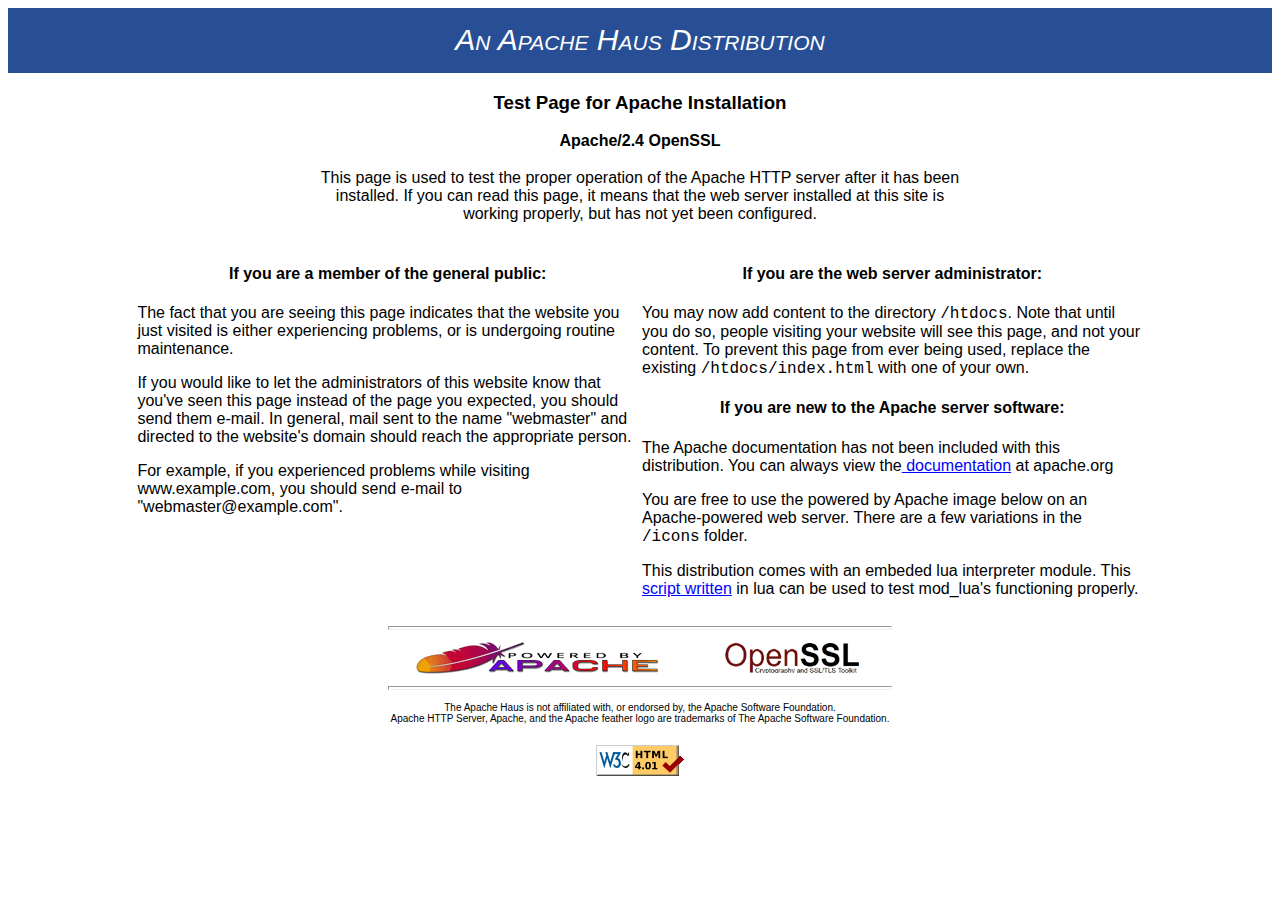
<file: index.html>
<!DOCTYPE html PUBLIC "-//W3C//DTD HTML 4.01 Transitional//EN" "http://www.w3.org/TR/html4/loose.dtd">
<html>
<head>
<meta http-equiv="Content-Type" content="text/html; charset=UTF-8">
<title>Test Page for Apache Installation</title>
<link rel="icon" href="/favicon.ico">
</head>
<!-- Background white, links blue (unvisited), navy (visited), red
(active) -->
<body bgcolor="#FFFFFF" text="#000000" link="#0000FF"
vlink="#000080" alink="#FF0000" style="font-family:Arial;">
<div align="center" style="background-color:#284F95;color:#FFF;font-size:30px;font-style:oblique;font-variant:small-caps;height:50px;padding-top:15px;">
An Apache Haus Distribution
</div>
<center>
<h3>Test Page for Apache Installation</h3>
<b>Apache/2.4 OpenSSL</b><br>
<table width="80%">
<tr>
<td colspan="2" align="center">
<p>This page is used to test the proper operation of the Apache HTTP server after it has been<br> installed. If you can read this page, it means that the web server installed at this site is<br> working properly, but has not yet been configured.</p>
</td>
</tr>
<tr valign="top" style="padding-left:5px;">
<td width="50%">
<h4 align="center">If you are a member of the general public:</h4>
<p>The fact that you are seeing this page indicates that the website you just visited is either experiencing problems, or is undergoing routine maintenance.</p>
<p>If you would like to let the administrators of this website know that you've seen this page instead of the page you expected, you should send them e-mail. In general, mail sent to the name "webmaster" and directed to the website's domain should reach the appropriate person.</p>
<p>For example, if you experienced problems while visiting www.example.com, you should send e-mail to "webmaster@example.com".
</p>
</td>
<td width="50%">
<h4 align="center">If you are the web server administrator:</h4>
<p>You may now add content to the directory <font face="courier new">/htdocs</font>. Note that until you do so, people visiting your website will see this page, and not your content. To prevent this page from ever being used, replace the existing <font face="courier new">/htdocs/index.html</font> with one of your own.</p>
<h4 align="center">If you are new to the Apache server software:</h4>
<p>The Apache documentation has not been included
with this distribution. You can always view the<a href="https://httpd.apache.org/docs/"> documentation</a> at apache.org</p>
<p>You are free to use the powered by Apache image below on an Apache-powered web
server. There are a few variations in the <font face="courier new">/icons</font> folder.</p>
<p>This distribution comes with an embeded lua interpreter module. This <a href="modules.lua">script written</a> in lua can be used to test mod_lua's functioning properly.</p>
</td>
</tr>
<tr>
<td colspan="2"><hr width="50%" size="4"></td>
</tr>
<tr>
<td colspan="2" align="center">
<!-- Powered by Apache -->
<img width="449" height="32" alt="Apache/OpenSSL"
src="[data-uri]">
<!-- Powered by Apache -->
</td>
</tr>
<tr>
<td colspan="2"><hr width="50%" size="4"></td>
</tr>
<tr>
<td colspan="2" align="center">
<font size="1">The Apache Haus is not affiliated with, or endorsed by, the Apache Software Foundation.<br>Apache HTTP Server, Apache, and the Apache feather logo are trademarks of The Apache Software Foundation.</font>
</td>
</tr>
</table><br>
<img src="[data-uri]" alt="Valid HTML 4.01 Transitional" height="31" width="88">
</center>
</body>
</html
</file>
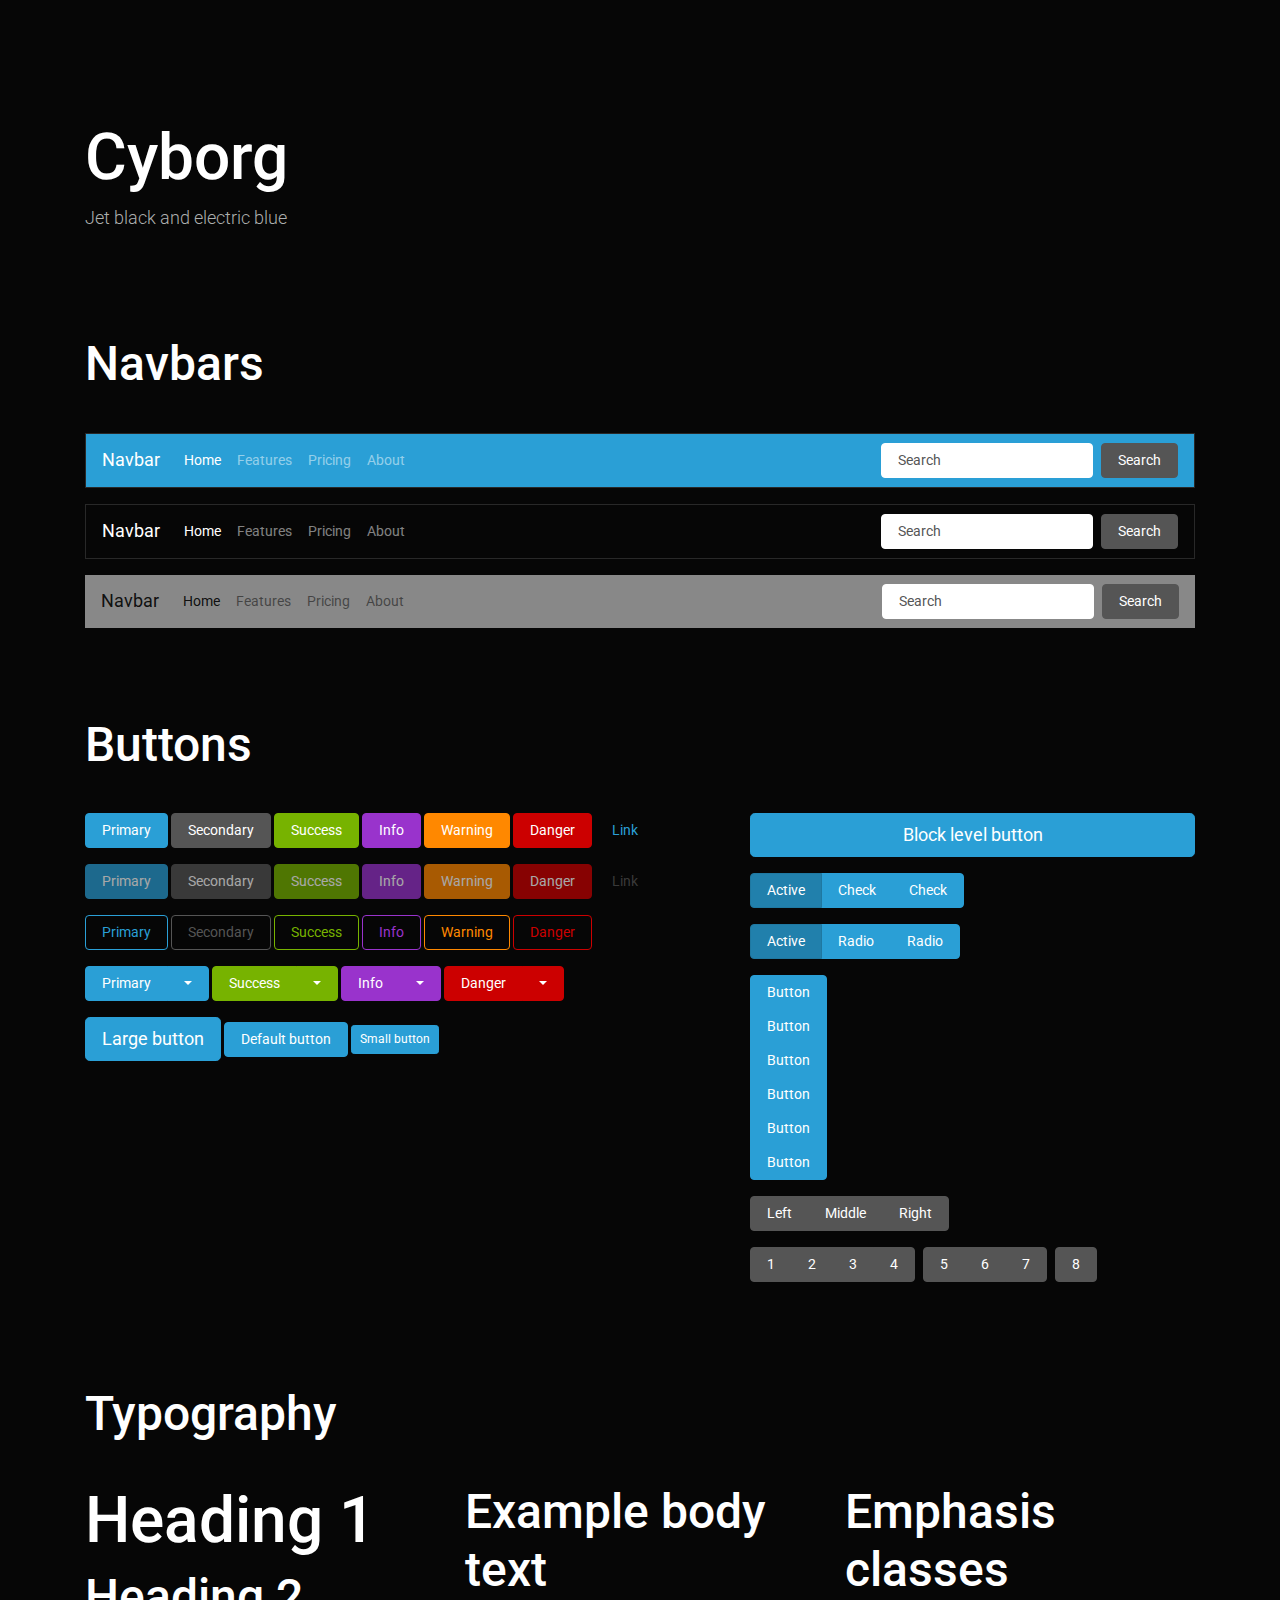
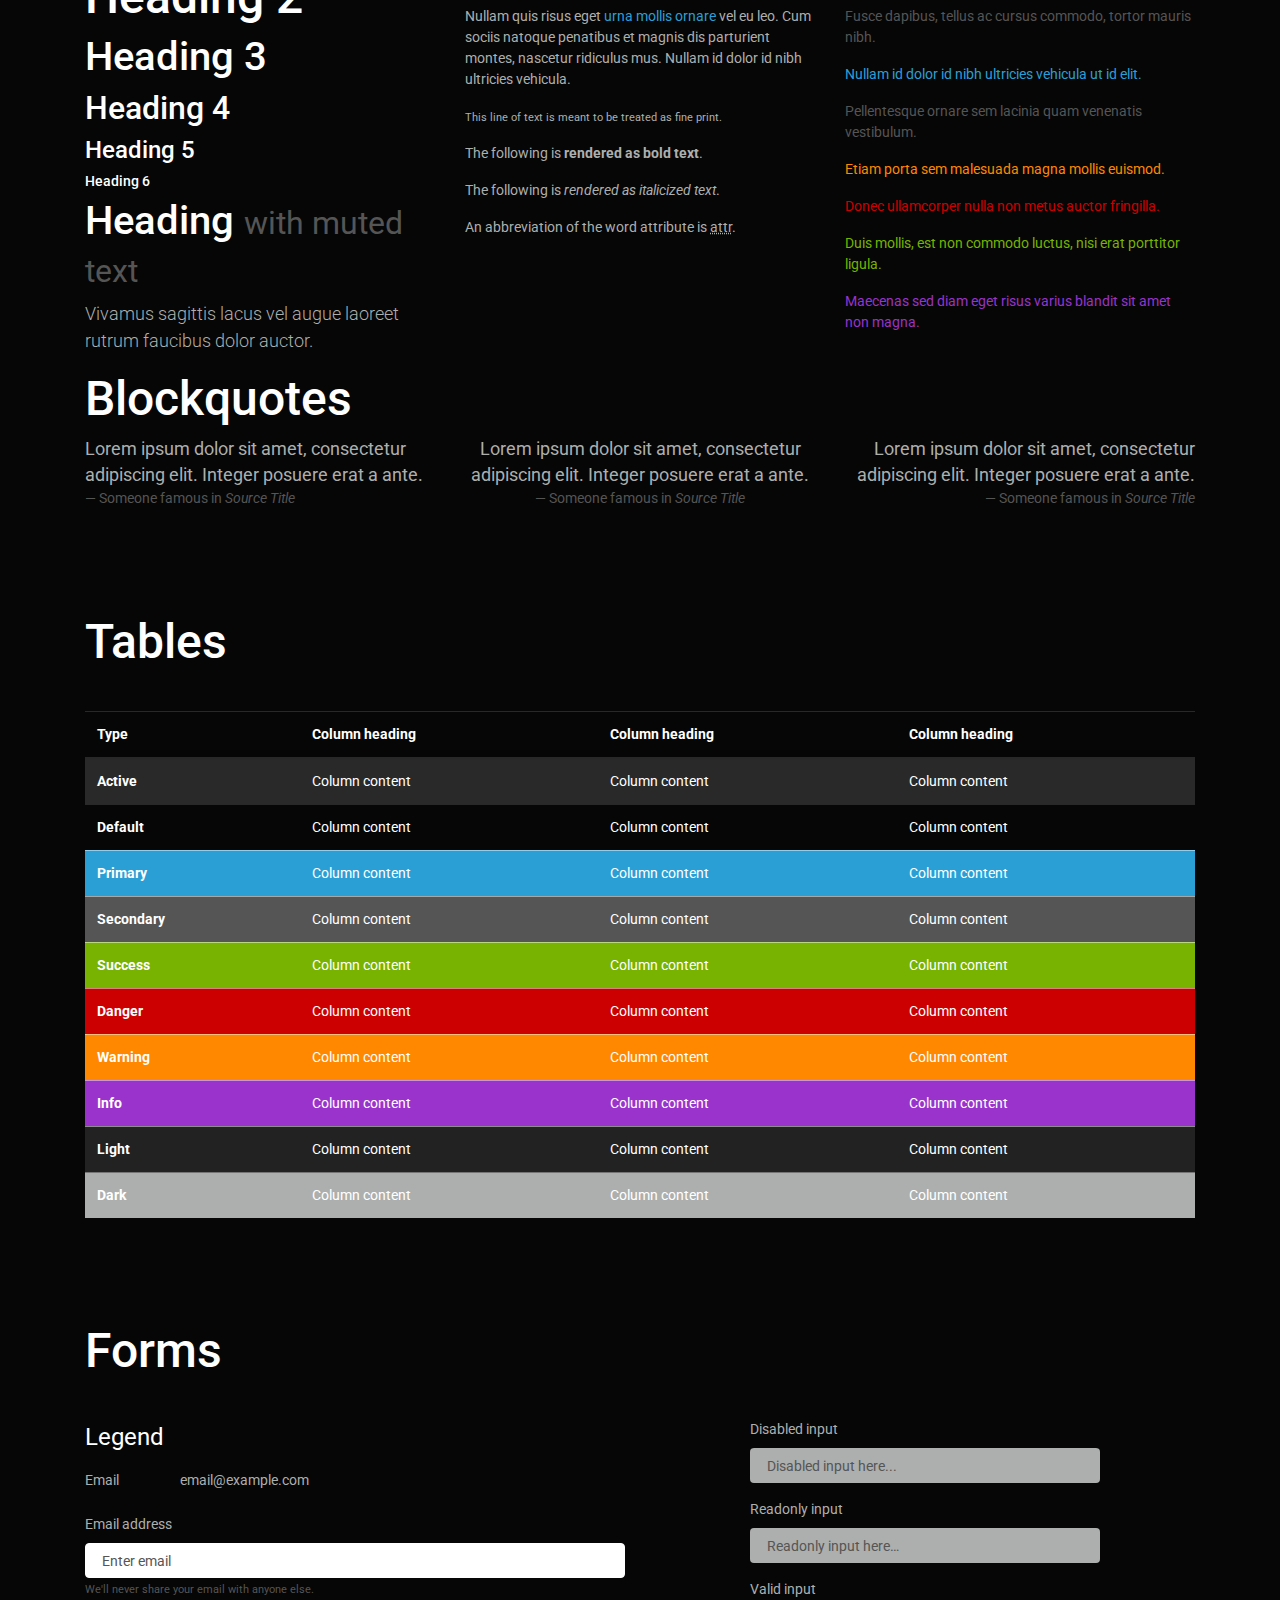
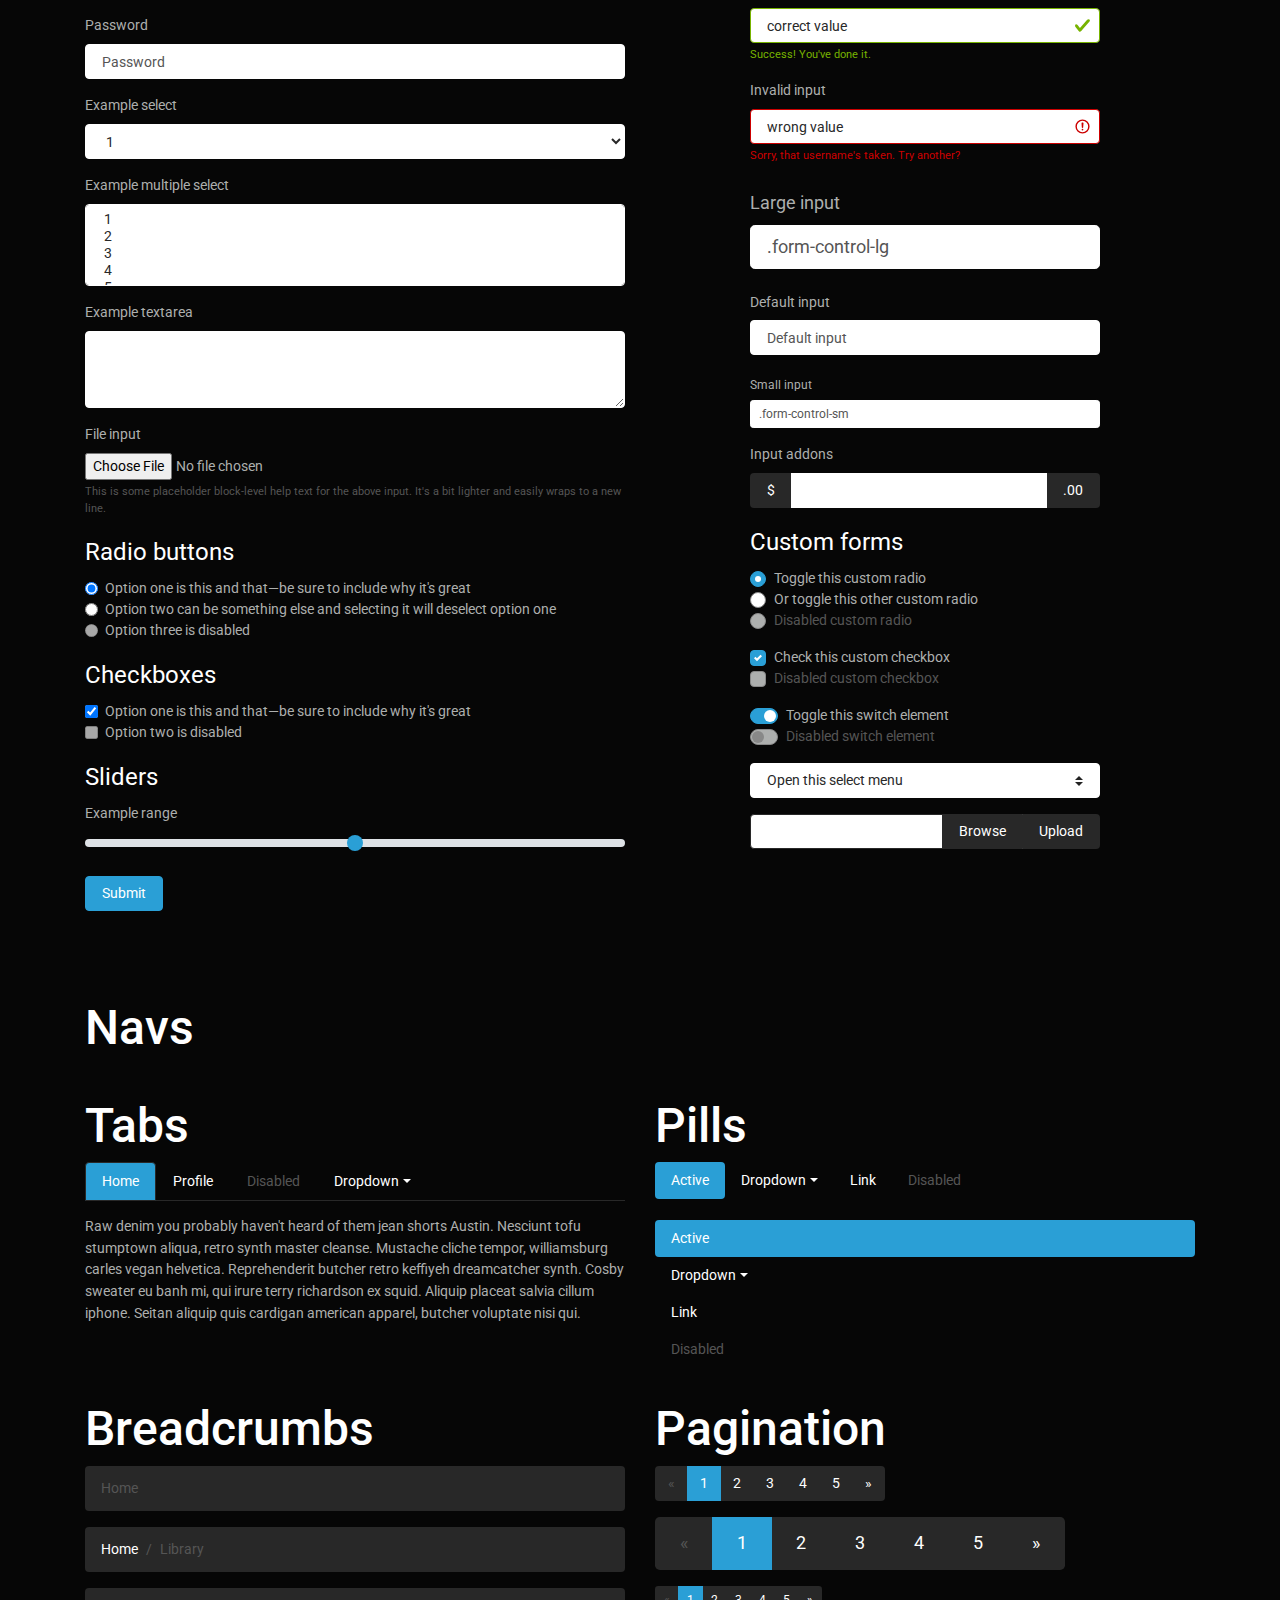
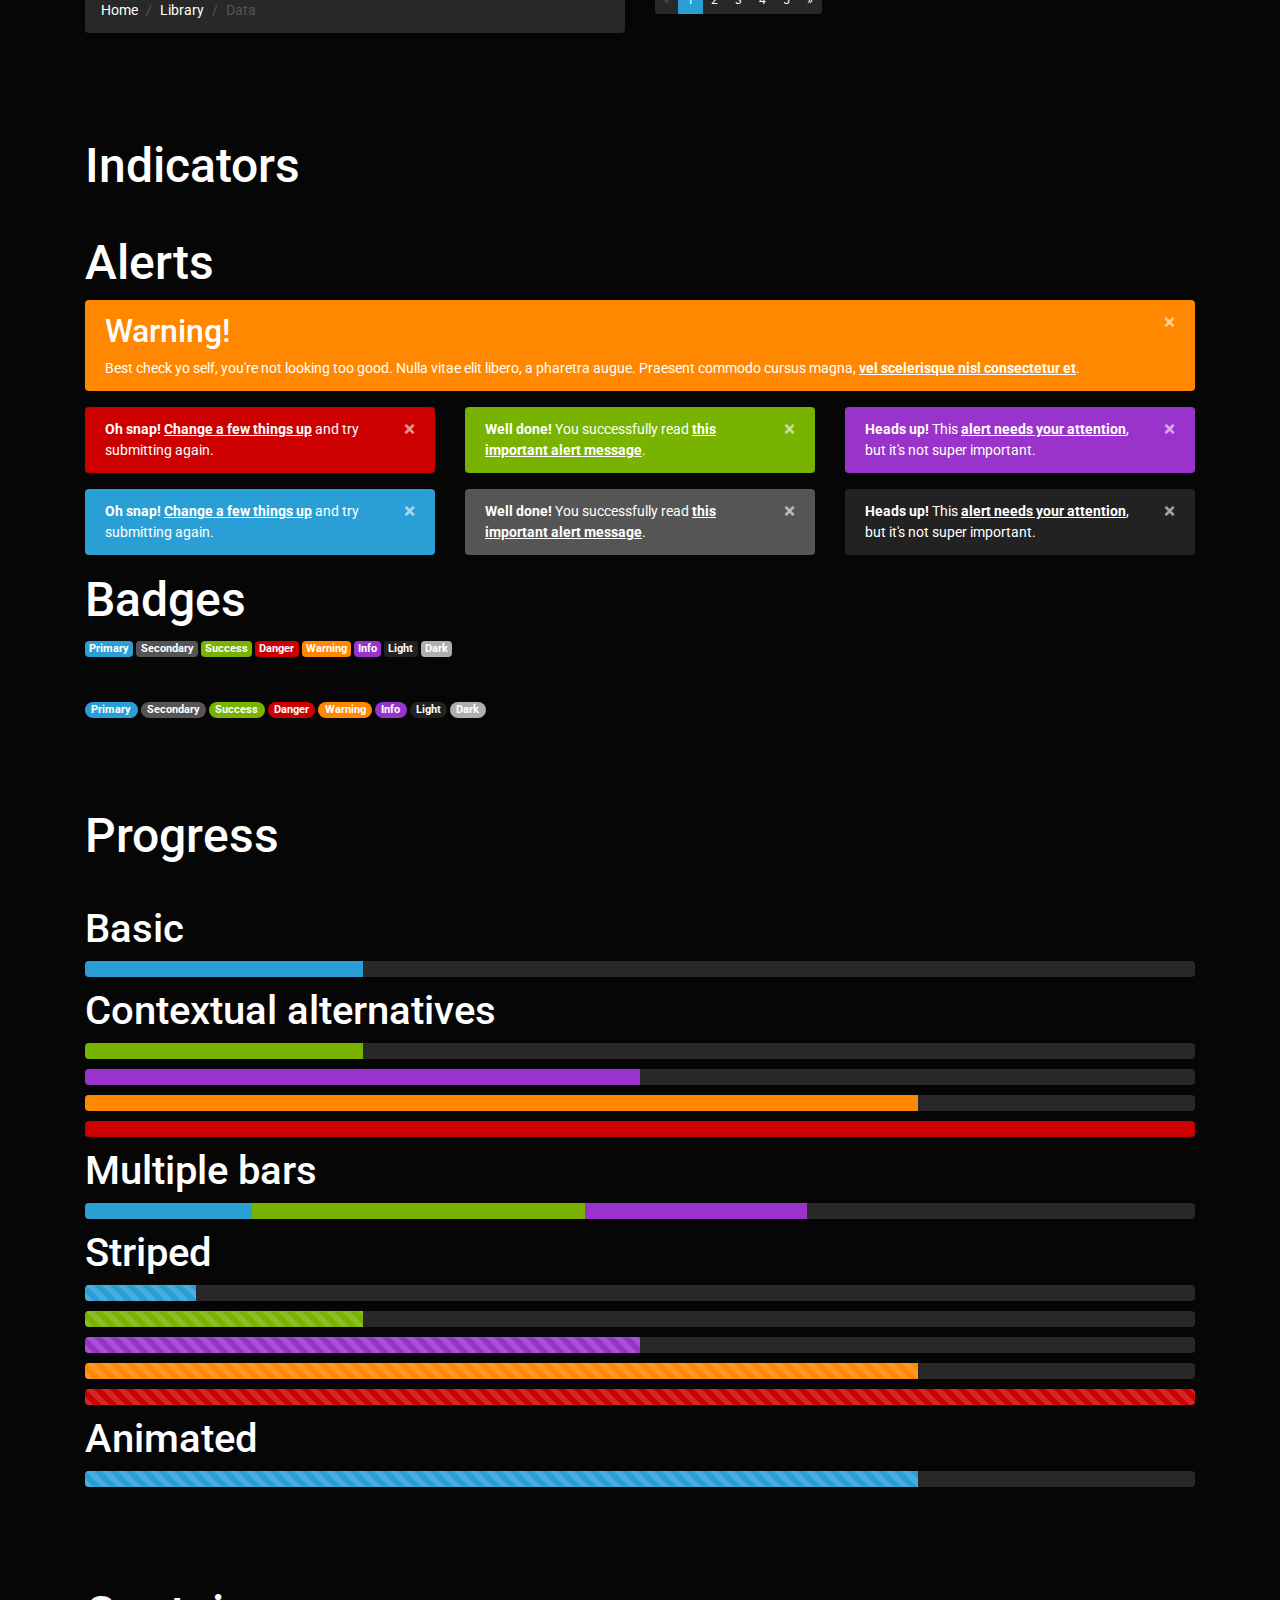
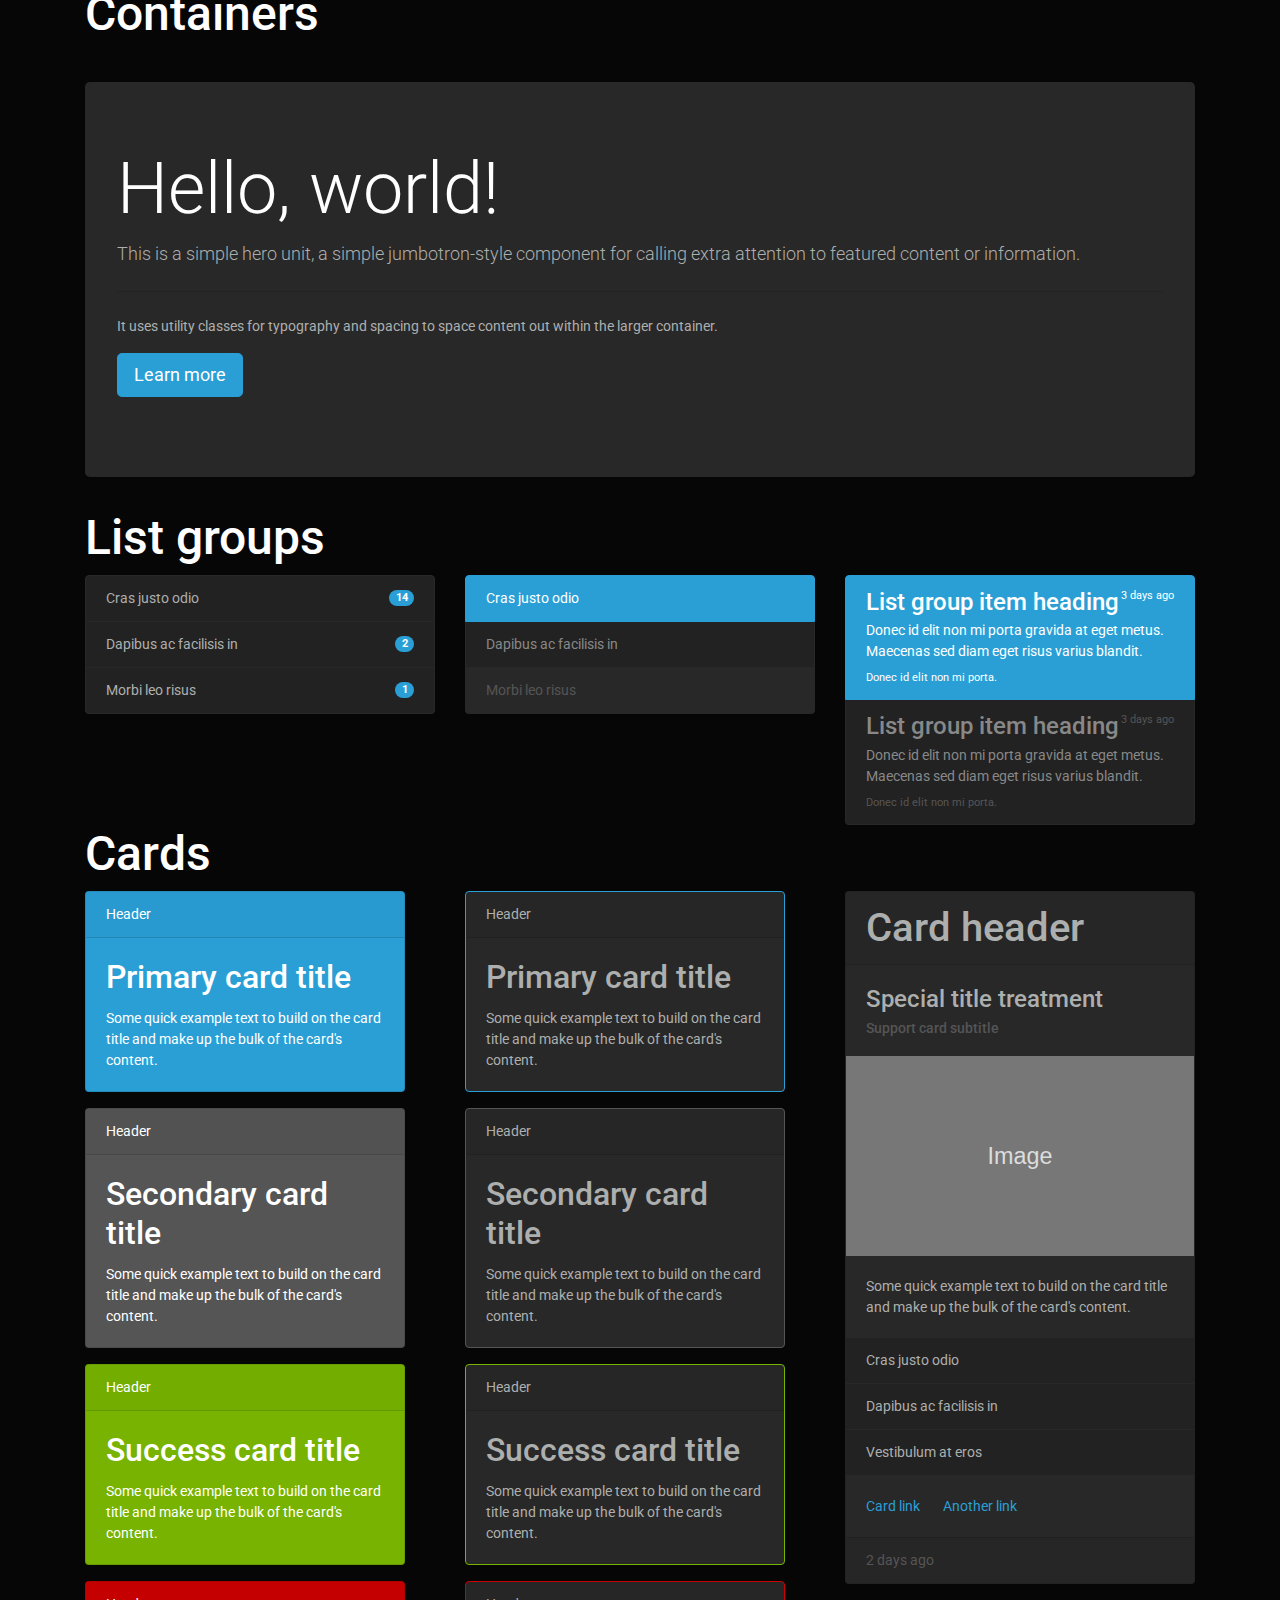
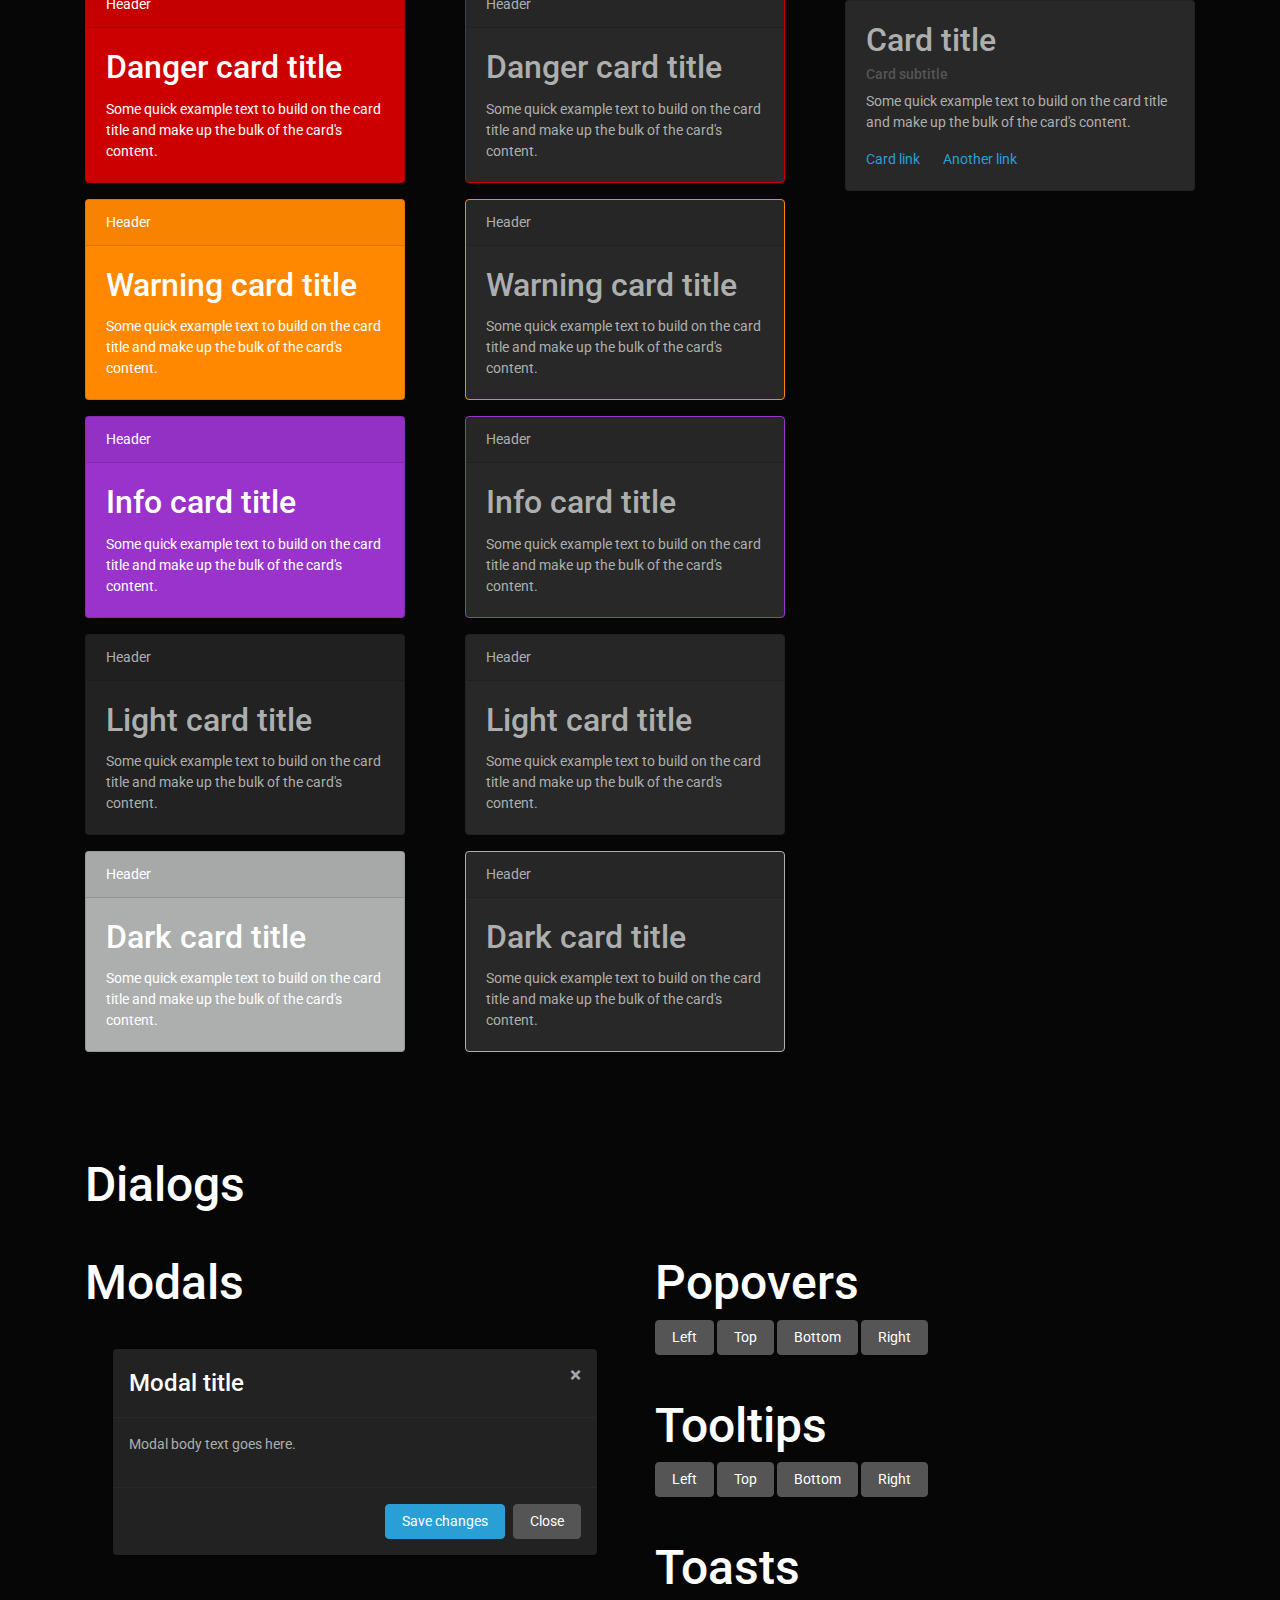
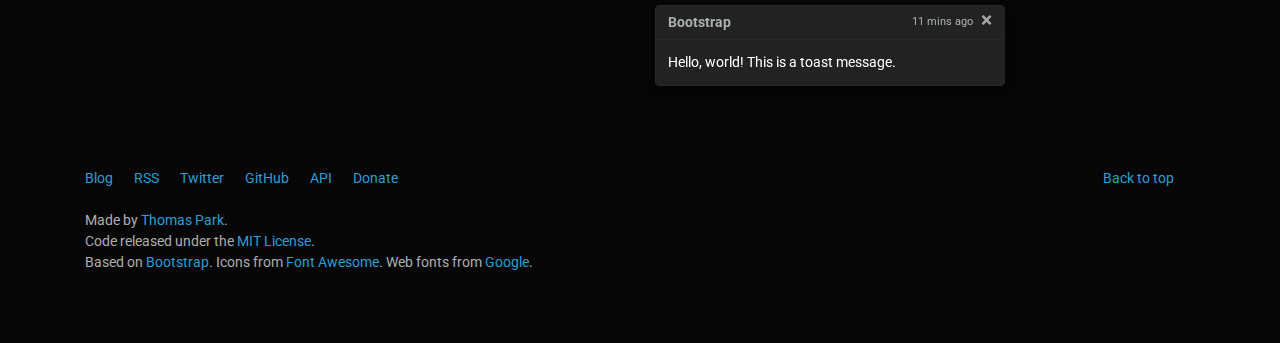
<file: Bootswatch_ Cyborg.html>
<!DOCTYPE html>
<html lang="en"><head><meta http-equiv="Content-Type" content="text/html; charset=UTF-8">
    
    <title>Color swatch</title>
    <meta name="viewport" content="width=device-width, initial-scale=1">
    <meta http-equiv="X-UA-Compatible" content="IE=edge">
    <link rel="stylesheet" href="./Bootswatch_ Cyborg_files/bootstrap.css" media="screen">
    <link rel="stylesheet" href="./Bootswatch_ Cyborg_files/custom.min.css">
    <script type="text/javascript" async="" src="./Bootswatch_ Cyborg_files/ga.js.download"></script><script>

     var _gaq = _gaq || [];
      _gaq.push(['_setAccount', 'UA-23019901-1']);
      _gaq.push(['_setDomainName', "bootswatch.com"]);
        _gaq.push(['_setAllowLinker', true]);
      _gaq.push(['_trackPageview']);

     (function() {
       var ga = document.createElement('script'); ga.type = 'text/javascript'; ga.async = true;
       ga.src = ('https:' == document.location.protocol ? 'https://ssl' : 'http://www') + '.google-analytics.com/ga.js';
       var s = document.getElementsByTagName('script')[0]; s.parentNode.insertBefore(ga, s);
     })();

    </script><script data-dapp-detection="">
(function() {
  let alreadyInsertedMetaTag = false

  function __insertDappDetected() {
    if (!alreadyInsertedMetaTag) {
      const meta = document.createElement('meta')
      meta.name = 'dapp-detected'
      document.head.appendChild(meta)
      alreadyInsertedMetaTag = true
    }
  }

  if (window.hasOwnProperty('web3')) {
    // Note a closure can't be used for this var because some sites like
    // www.wnyc.org do a second script execution via eval for some reason.
    window.__disableDappDetectionInsertion = true
    // Likely oldWeb3 is undefined and it has a property only because
    // we defined it. Some sites like wnyc.org are evaling all scripts
    // that exist again, so this is protection against multiple calls.
    if (window.web3 === undefined) {
      return
    }
    __insertDappDetected()
  } else {
    var oldWeb3 = window.web3
    Object.defineProperty(window, 'web3', {
      configurable: true,
      set: function (val) {
        if (!window.__disableDappDetectionInsertion)
          __insertDappDetected()
        oldWeb3 = val
      },
      get: function () {
        if (!window.__disableDappDetectionInsertion)
          __insertDappDetected()
        return oldWeb3
      }
    })
  }
})()</script>
  </head>
  <body>


    <div class="container">

      <div class="page-header" id="banner">
        <div class="row">
          <div class="col-lg-8 col-md-7 col-sm-6">
            <h1>Cyborg</h1>
            <p class="lead">Jet black and electric blue</p>
          </div>
          <div class="col-lg-4 col-md-5 col-sm-6">
            <div class="sponsor">
              <script async="" type="text/javascript" src="./Bootswatch_ Cyborg_files/carbon.js.download" id="_carbonads_js"></script>
            </div>
          </div>
        </div>
      </div>

      <!-- Navbar
      ================================================== -->
      <div class="bs-docs-section clearfix">
        <div class="row">
          <div class="col-lg-12">
            <div class="page-header">
              <h1 id="navbars">Navbars</h1>
            </div>

            <div class="bs-component">
              <nav class="navbar navbar-expand-lg navbar-dark bg-primary">
                <a class="navbar-brand" href="https://bootswatch.com/cyborg/#">Navbar</a>
                <button class="navbar-toggler" type="button" data-toggle="collapse" data-target="#navbarColor01" aria-controls="navbarColor01" aria-expanded="false" aria-label="Toggle navigation">
                  <span class="navbar-toggler-icon"></span>
                </button>

                <div class="collapse navbar-collapse" id="navbarColor01">
                  <ul class="navbar-nav mr-auto">
                    <li class="nav-item active">
                      <a class="nav-link" href="https://bootswatch.com/cyborg/#">Home <span class="sr-only">(current)</span></a>
                    </li>
                    <li class="nav-item">
                      <a class="nav-link" href="https://bootswatch.com/cyborg/#">Features</a>
                    </li>
                    <li class="nav-item">
                      <a class="nav-link" href="https://bootswatch.com/cyborg/#">Pricing</a>
                    </li>
                    <li class="nav-item">
                      <a class="nav-link" href="https://bootswatch.com/cyborg/#">About</a>
                    </li>
                  </ul>
                  <form class="form-inline my-2 my-lg-0">
                    <input class="form-control mr-sm-2" type="text" placeholder="Search">
                    <button class="btn btn-secondary my-2 my-sm-0" type="submit">Search</button>
                  </form>
                </div>
              </nav>
            <button class="source-button btn btn-primary btn-xs" role="button" tabindex="0">&lt; &gt;</button></div>

            <div class="bs-component">
              <nav class="navbar navbar-expand-lg navbar-dark bg-dark">
                <a class="navbar-brand" href="https://bootswatch.com/cyborg/#">Navbar</a>
                <button class="navbar-toggler" type="button" data-toggle="collapse" data-target="#navbarColor02" aria-controls="navbarColor02" aria-expanded="false" aria-label="Toggle navigation">
                  <span class="navbar-toggler-icon"></span>
                </button>

                <div class="collapse navbar-collapse" id="navbarColor02">
                  <ul class="navbar-nav mr-auto">
                    <li class="nav-item active">
                      <a class="nav-link" href="https://bootswatch.com/cyborg/#">Home <span class="sr-only">(current)</span></a>
                    </li>
                    <li class="nav-item">
                      <a class="nav-link" href="https://bootswatch.com/cyborg/#">Features</a>
                    </li>
                    <li class="nav-item">
                      <a class="nav-link" href="https://bootswatch.com/cyborg/#">Pricing</a>
                    </li>
                    <li class="nav-item">
                      <a class="nav-link" href="https://bootswatch.com/cyborg/#">About</a>
                    </li>
                  </ul>
                  <form class="form-inline my-2 my-lg-0">
                    <input class="form-control mr-sm-2" type="text" placeholder="Search">
                    <button class="btn btn-secondary my-2 my-sm-0" type="submit">Search</button>
                  </form>
                </div>
              </nav>
            <button class="source-button btn btn-primary btn-xs" role="button" tabindex="0">&lt; &gt;</button></div>

            <div class="bs-component">
              <nav class="navbar navbar-expand-lg navbar-light bg-light">
                <a class="navbar-brand" href="https://bootswatch.com/cyborg/#">Navbar</a>
                <button class="navbar-toggler" type="button" data-toggle="collapse" data-target="#navbarColor03" aria-controls="navbarColor03" aria-expanded="false" aria-label="Toggle navigation">
                  <span class="navbar-toggler-icon"></span>
                </button>

                <div class="collapse navbar-collapse" id="navbarColor03">
                  <ul class="navbar-nav mr-auto">
                    <li class="nav-item active">
                      <a class="nav-link" href="https://bootswatch.com/cyborg/#">Home <span class="sr-only">(current)</span></a>
                    </li>
                    <li class="nav-item">
                      <a class="nav-link" href="https://bootswatch.com/cyborg/#">Features</a>
                    </li>
                    <li class="nav-item">
                      <a class="nav-link" href="https://bootswatch.com/cyborg/#">Pricing</a>
                    </li>
                    <li class="nav-item">
                      <a class="nav-link" href="https://bootswatch.com/cyborg/#">About</a>
                    </li>
                  </ul>
                  <form class="form-inline my-2 my-lg-0">
                    <input class="form-control mr-sm-2" type="text" placeholder="Search">
                    <button class="btn btn-secondary my-2 my-sm-0" type="submit">Search</button>
                  </form>
                </div>
              </nav>
            <button class="source-button btn btn-primary btn-xs" role="button" tabindex="0">&lt; &gt;</button></div>

          </div>
        </div>
      </div>


      <!-- Buttons
      ================================================== -->
      <div class="bs-docs-section">
        <div class="page-header">
          <div class="row">
            <div class="col-lg-12">
              <h1 id="buttons">Buttons</h1>
            </div>
          </div>
        </div>

        <div class="row">
          <div class="col-lg-7">

            <p class="bs-component">
              <button type="button" class="btn btn-primary">Primary</button>
              <button type="button" class="btn btn-secondary">Secondary</button>
              <button type="button" class="btn btn-success">Success</button>
              <button type="button" class="btn btn-info">Info</button>
              <button type="button" class="btn btn-warning">Warning</button>
              <button type="button" class="btn btn-danger">Danger</button>
              <button type="button" class="btn btn-link">Link</button>
            <button class="source-button btn btn-primary btn-xs" role="button" tabindex="0">&lt; &gt;</button></p>

            <p class="bs-component">
              <button type="button" class="btn btn-primary disabled">Primary</button>
              <button type="button" class="btn btn-secondary disabled">Secondary</button>
              <button type="button" class="btn btn-success disabled">Success</button>
              <button type="button" class="btn btn-info disabled">Info</button>
              <button type="button" class="btn btn-warning disabled">Warning</button>
              <button type="button" class="btn btn-danger disabled">Danger</button>
              <button type="button" class="btn btn-link disabled">Link</button>
            <button class="source-button btn btn-primary btn-xs" role="button" tabindex="0">&lt; &gt;</button></p>

            <p class="bs-component">
              <button type="button" class="btn btn-outline-primary">Primary</button>
              <button type="button" class="btn btn-outline-secondary">Secondary</button>
              <button type="button" class="btn btn-outline-success">Success</button>
              <button type="button" class="btn btn-outline-info">Info</button>
              <button type="button" class="btn btn-outline-warning">Warning</button>
              <button type="button" class="btn btn-outline-danger">Danger</button>
            <button class="source-button btn btn-primary btn-xs" role="button" tabindex="0">&lt; &gt;</button></p>

            <div class="bs-component">
              <div class="btn-group" role="group" aria-label="Button group with nested dropdown">
                <button type="button" class="btn btn-primary">Primary</button>
                <div class="btn-group" role="group">
                  <button id="btnGroupDrop1" type="button" class="btn btn-primary dropdown-toggle" data-toggle="dropdown" aria-haspopup="true" aria-expanded="false"></button>
                  <div class="dropdown-menu" aria-labelledby="btnGroupDrop1">
                    <a class="dropdown-item" href="https://bootswatch.com/cyborg/#">Dropdown link</a>
                    <a class="dropdown-item" href="https://bootswatch.com/cyborg/#">Dropdown link</a>
                  </div>
                </div>
              </div>

              <div class="btn-group" role="group" aria-label="Button group with nested dropdown">
                <button type="button" class="btn btn-success">Success</button>
                <div class="btn-group" role="group">
                  <button id="btnGroupDrop2" type="button" class="btn btn-success dropdown-toggle" data-toggle="dropdown" aria-haspopup="true" aria-expanded="false"></button>
                  <div class="dropdown-menu" aria-labelledby="btnGroupDrop2">
                    <a class="dropdown-item" href="https://bootswatch.com/cyborg/#">Dropdown link</a>
                    <a class="dropdown-item" href="https://bootswatch.com/cyborg/#">Dropdown link</a>
                  </div>
                </div>
              </div>
              
              <div class="btn-group" role="group" aria-label="Button group with nested dropdown">
                <button type="button" class="btn btn-info">Info</button>
                <div class="btn-group" role="group">
                  <button id="btnGroupDrop3" type="button" class="btn btn-info dropdown-toggle" data-toggle="dropdown" aria-haspopup="true" aria-expanded="false"></button>
                  <div class="dropdown-menu" aria-labelledby="btnGroupDrop3">
                    <a class="dropdown-item" href="https://bootswatch.com/cyborg/#">Dropdown link</a>
                    <a class="dropdown-item" href="https://bootswatch.com/cyborg/#">Dropdown link</a>
                  </div>
                </div>
              </div>
              
              <div class="btn-group" role="group" aria-label="Button group with nested dropdown">
                <button type="button" class="btn btn-danger">Danger</button>
                <div class="btn-group" role="group">
                  <button id="btnGroupDrop4" type="button" class="btn btn-danger dropdown-toggle" data-toggle="dropdown" aria-haspopup="true" aria-expanded="false"></button>
                  <div class="dropdown-menu" aria-labelledby="btnGroupDrop4">
                    <a class="dropdown-item" href="https://bootswatch.com/cyborg/#">Dropdown link</a>
                    <a class="dropdown-item" href="https://bootswatch.com/cyborg/#">Dropdown link</a>
                  </div>
                </div>
              </div>
            <button class="source-button btn btn-primary btn-xs" role="button" tabindex="0">&lt; &gt;</button></div>

            <div class="bs-component">
              <button type="button" class="btn btn-primary btn-lg">Large button</button>
              <button type="button" class="btn btn-primary">Default button</button>
              <button type="button" class="btn btn-primary btn-sm">Small button</button>
            <button class="source-button btn btn-primary btn-xs" role="button" tabindex="0">&lt; &gt;</button></div>

          </div>
          <div class="col-lg-5">

            <p class="bs-component">
              <button type="button" class="btn btn-primary btn-lg btn-block">Block level button</button>
            <button class="source-button btn btn-primary btn-xs" role="button" tabindex="0">&lt; &gt;</button></p>

            <div class="bs-component" style="margin-bottom: 15px;">
              <div class="btn-group btn-group-toggle" data-toggle="buttons">
                <label class="btn btn-primary active">
                  <input type="checkbox" checked="" autocomplete="off"> Active
                </label>
                <label class="btn btn-primary">
                  <input type="checkbox" autocomplete="off"> Check
                </label>
                <label class="btn btn-primary">
                  <input type="checkbox" autocomplete="off"> Check
                </label>
              </div>
            <button class="source-button btn btn-primary btn-xs" role="button" tabindex="0">&lt; &gt;</button></div>

            <div class="bs-component" style="margin-bottom: 15px;">
              <div class="btn-group btn-group-toggle" data-toggle="buttons">
                <label class="btn btn-primary active">
                  <input type="radio" name="options" id="option1" autocomplete="off" checked=""> Active
                </label>
                <label class="btn btn-primary">
                  <input type="radio" name="options" id="option2" autocomplete="off"> Radio
                </label>
                <label class="btn btn-primary">
                  <input type="radio" name="options" id="option3" autocomplete="off"> Radio
                </label>
              </div>
            <button class="source-button btn btn-primary btn-xs" role="button" tabindex="0">&lt; &gt;</button></div>

            <div class="bs-component">
              <div class="btn-group-vertical">
                <button type="button" class="btn btn-primary">Button</button>
                <button type="button" class="btn btn-primary">Button</button>
                <button type="button" class="btn btn-primary">Button</button>
                <button type="button" class="btn btn-primary">Button</button>
                <button type="button" class="btn btn-primary">Button</button>
                <button type="button" class="btn btn-primary">Button</button>
              </div>
            <button class="source-button btn btn-primary btn-xs" role="button" tabindex="0">&lt; &gt;</button></div>

            <div class="bs-component" style="margin-bottom: 15px;">
              <div class="btn-group" role="group" aria-label="Basic example">
                <button type="button" class="btn btn-secondary">Left</button>
                <button type="button" class="btn btn-secondary">Middle</button>
                <button type="button" class="btn btn-secondary">Right</button>
              </div>
            <button class="source-button btn btn-primary btn-xs" role="button" tabindex="0">&lt; &gt;</button></div>

            <div class="bs-component" style="margin-bottom: 15px;">
              <div class="btn-toolbar" role="toolbar" aria-label="Toolbar with button groups">
                <div class="btn-group mr-2" role="group" aria-label="First group">
                  <button type="button" class="btn btn-secondary">1</button>
                  <button type="button" class="btn btn-secondary">2</button>
                  <button type="button" class="btn btn-secondary">3</button>
                  <button type="button" class="btn btn-secondary">4</button>
                </div>
                <div class="btn-group mr-2" role="group" aria-label="Second group">
                  <button type="button" class="btn btn-secondary">5</button>
                  <button type="button" class="btn btn-secondary">6</button>
                  <button type="button" class="btn btn-secondary">7</button>
                </div>
                <div class="btn-group" role="group" aria-label="Third group">
                  <button type="button" class="btn btn-secondary">8</button>
                </div>
              </div>
            <button class="source-button btn btn-primary btn-xs" role="button" tabindex="0">&lt; &gt;</button></div>

          </div>
        </div>
      </div>

      <!-- Typography
      ================================================== -->
      <div class="bs-docs-section">
        <div class="row">
          <div class="col-lg-12">
            <div class="page-header">
              <h1 id="typography">Typography</h1>
            </div>
          </div>
        </div>

        <!-- Headings -->

        <div class="row">
          <div class="col-lg-4">
            <div class="bs-component">
              <h1>Heading 1</h1>
              <h2>Heading 2</h2>
              <h3>Heading 3</h3>
              <h4>Heading 4</h4>
              <h5>Heading 5</h5>
              <h6>Heading 6</h6>
              <h3>
                Heading
                <small class="text-muted">with muted text</small>
              </h3>
              <p class="lead">Vivamus sagittis lacus vel augue laoreet rutrum faucibus dolor auctor.</p>
            <button class="source-button btn btn-primary btn-xs" role="button" tabindex="0">&lt; &gt;</button></div>
          </div>
          <div class="col-lg-4">
            <div class="bs-component">
              <h2>Example body text</h2>
              <p>Nullam quis risus eget <a href="https://bootswatch.com/cyborg/#">urna mollis ornare</a> vel eu leo. Cum sociis natoque penatibus et magnis dis parturient montes, nascetur ridiculus mus. Nullam id dolor id nibh ultricies vehicula.</p>
              <p><small>This line of text is meant to be treated as fine print.</small></p>
              <p>The following is <strong>rendered as bold text</strong>.</p>
              <p>The following is <em>rendered as italicized text</em>.</p>
              <p>An abbreviation of the word attribute is <abbr title="attribute">attr</abbr>.</p>
            <button class="source-button btn btn-primary btn-xs" role="button" tabindex="0">&lt; &gt;</button></div>

          </div>
          <div class="col-lg-4">
            <div class="bs-component">
              <h2>Emphasis classes</h2>
              <p class="text-muted">Fusce dapibus, tellus ac cursus commodo, tortor mauris nibh.</p>
              <p class="text-primary">Nullam id dolor id nibh ultricies vehicula ut id elit.</p>
              <p class="text-secondary">Pellentesque ornare sem lacinia quam venenatis vestibulum.</p>
              <p class="text-warning">Etiam porta sem malesuada magna mollis euismod.</p>
              <p class="text-danger">Donec ullamcorper nulla non metus auctor fringilla.</p>
              <p class="text-success">Duis mollis, est non commodo luctus, nisi erat porttitor ligula.</p>
              <p class="text-info">Maecenas sed diam eget risus varius blandit sit amet non magna.</p>
            <button class="source-button btn btn-primary btn-xs" role="button" tabindex="0">&lt; &gt;</button></div>

          </div>
        </div>

        <!-- Blockquotes -->

        <div class="row">
          <div class="col-lg-12">
            <h2 id="type-blockquotes">Blockquotes</h2>
          </div>
        </div>
        <div class="row">
          <div class="col-lg-4">
            <div class="bs-component">
              <blockquote class="blockquote">
                <p class="mb-0">Lorem ipsum dolor sit amet, consectetur adipiscing elit. Integer posuere erat a ante.</p>
                <footer class="blockquote-footer">Someone famous in <cite title="Source Title">Source Title</cite></footer>
              </blockquote>
            <button class="source-button btn btn-primary btn-xs" role="button" tabindex="0">&lt; &gt;</button></div>
          </div>
          <div class="col-lg-4">
            <div class="bs-component">
              <blockquote class="blockquote text-center">
                <p class="mb-0">Lorem ipsum dolor sit amet, consectetur adipiscing elit. Integer posuere erat a ante.</p>
                <footer class="blockquote-footer">Someone famous in <cite title="Source Title">Source Title</cite></footer>
              </blockquote>
            <button class="source-button btn btn-primary btn-xs" role="button" tabindex="0">&lt; &gt;</button></div>
          </div>
          <div class="col-lg-4">
            <div class="bs-component">
              <blockquote class="blockquote text-right">
                <p class="mb-0">Lorem ipsum dolor sit amet, consectetur adipiscing elit. Integer posuere erat a ante.</p>
                <footer class="blockquote-footer">Someone famous in <cite title="Source Title">Source Title</cite></footer>
              </blockquote>
            <button class="source-button btn btn-primary btn-xs" role="button" tabindex="0">&lt; &gt;</button></div>
          </div>
        </div>
      </div>

      <!-- Tables
      ================================================== -->
      <div class="bs-docs-section">

        <div class="row">
          <div class="col-lg-12">
            <div class="page-header">
              <h1 id="tables">Tables</h1>
            </div>

            <div class="bs-component">
              <table class="table table-hover">
                <thead>
                  <tr>
                    <th scope="col">Type</th>
                    <th scope="col">Column heading</th>
                    <th scope="col">Column heading</th>
                    <th scope="col">Column heading</th>
                  </tr>
                </thead>
                <tbody>
                  <tr class="table-active">
                    <th scope="row">Active</th>
                    <td>Column content</td>
                    <td>Column content</td>
                    <td>Column content</td>
                  </tr>
                  <tr>
                    <th scope="row">Default</th>
                    <td>Column content</td>
                    <td>Column content</td>
                    <td>Column content</td>
                  </tr>
                  <tr class="table-primary">
                    <th scope="row">Primary</th>
                    <td>Column content</td>
                    <td>Column content</td>
                    <td>Column content</td>
                  </tr>
                  <tr class="table-secondary">
                    <th scope="row">Secondary</th>
                    <td>Column content</td>
                    <td>Column content</td>
                    <td>Column content</td>
                  </tr>
                  <tr class="table-success">
                    <th scope="row">Success</th>
                    <td>Column content</td>
                    <td>Column content</td>
                    <td>Column content</td>
                  </tr>
                  <tr class="table-danger">
                    <th scope="row">Danger</th>
                    <td>Column content</td>
                    <td>Column content</td>
                    <td>Column content</td>
                  </tr>
                  <tr class="table-warning">
                    <th scope="row">Warning</th>
                    <td>Column content</td>
                    <td>Column content</td>
                    <td>Column content</td>
                  </tr>
                  <tr class="table-info">
                    <th scope="row">Info</th>
                    <td>Column content</td>
                    <td>Column content</td>
                    <td>Column content</td>
                  </tr>
                  <tr class="table-light">
                    <th scope="row">Light</th>
                    <td>Column content</td>
                    <td>Column content</td>
                    <td>Column content</td>
                  </tr>
                  <tr class="table-dark">
                    <th scope="row">Dark</th>
                    <td>Column content</td>
                    <td>Column content</td>
                    <td>Column content</td>
                  </tr>
                </tbody>
              </table> 
            <button class="source-button btn btn-primary btn-xs" role="button" tabindex="0">&lt; &gt;</button></div><!-- /example -->
          </div>
        </div>
      </div>

      <!-- Forms
      ================================================== -->
      <div class="bs-docs-section">
        <div class="row">
          <div class="col-lg-12">
            <div class="page-header">
              <h1 id="forms">Forms</h1>
            </div>
          </div>
        </div>

        <div class="row">
          <div class="col-lg-6">
            <div class="bs-component">
              <form>
                <fieldset>
                  <legend>Legend</legend>
                  <div class="form-group row">
                    <label for="staticEmail" class="col-sm-2 col-form-label">Email</label>
                    <div class="col-sm-10">
                      <input type="text" readonly="" class="form-control-plaintext" id="staticEmail" value="email@example.com">
                    </div>
                  </div>
                  <div class="form-group">
                    <label for="exampleInputEmail1">Email address</label>
                    <input type="email" class="form-control" id="exampleInputEmail1" aria-describedby="emailHelp" placeholder="Enter email">
                    <small id="emailHelp" class="form-text text-muted">We'll never share your email with anyone else.</small>
                  </div>
                  <div class="form-group">
                    <label for="exampleInputPassword1">Password</label>
                    <input type="password" class="form-control" id="exampleInputPassword1" placeholder="Password">
                  </div>
                  <div class="form-group">
                    <label for="exampleSelect1">Example select</label>
                    <select class="form-control" id="exampleSelect1">
                      <option>1</option>
                      <option>2</option>
                      <option>3</option>
                      <option>4</option>
                      <option>5</option>
                    </select>
                  </div>
                  <div class="form-group">
                    <label for="exampleSelect2">Example multiple select</label>
                    <select multiple="" class="form-control" id="exampleSelect2">
                      <option>1</option>
                      <option>2</option>
                      <option>3</option>
                      <option>4</option>
                      <option>5</option>
                    </select>
                  </div>
                  <div class="form-group">
                    <label for="exampleTextarea">Example textarea</label>
                    <textarea class="form-control" id="exampleTextarea" rows="3"></textarea>
                  </div>
                  <div class="form-group">
                    <label for="exampleInputFile">File input</label>
                    <input type="file" class="form-control-file" id="exampleInputFile" aria-describedby="fileHelp">
                    <small id="fileHelp" class="form-text text-muted">This is some placeholder block-level help text for the above input. It's a bit lighter and easily wraps to a new line.</small>
                  </div>
                  <fieldset class="form-group">
                    <legend>Radio buttons</legend>
                    <div class="form-check">
                      <label class="form-check-label">
                        <input type="radio" class="form-check-input" name="optionsRadios" id="optionsRadios1" value="option1" checked="">
                        Option one is this and that—be sure to include why it's great
                      </label>
                    </div>
                    <div class="form-check">
                    <label class="form-check-label">
                        <input type="radio" class="form-check-input" name="optionsRadios" id="optionsRadios2" value="option2">
                        Option two can be something else and selecting it will deselect option one
                      </label>
                    </div>
                    <div class="form-check disabled">
                    <label class="form-check-label">
                        <input type="radio" class="form-check-input" name="optionsRadios" id="optionsRadios3" value="option3" disabled="">
                        Option three is disabled
                      </label>
                    </div>
                  </fieldset>
                  <fieldset class="form-group">
                    <legend>Checkboxes</legend>
                    <div class="form-check">
                      <label class="form-check-label">
                        <input class="form-check-input" type="checkbox" value="" checked="">
                        Option one is this and that—be sure to include why it's great
                      </label>
                    </div>
                    <div class="form-check disabled">
                      <label class="form-check-label">
                        <input class="form-check-input" type="checkbox" value="" disabled="">
                        Option two is disabled
                      </label>
                    </div>
                  </fieldset>
                  <fieldset class="form-group">
                    <legend>Sliders</legend>
                    <label for="customRange1">Example range</label>
                    <input type="range" class="custom-range" id="customRange1">
                  </fieldset>
                  <button type="submit" class="btn btn-primary">Submit</button>
                </fieldset>
              </form>
            <button class="source-button btn btn-primary btn-xs" role="button" tabindex="0">&lt; &gt;</button></div>
          </div>
          <div class="col-lg-4 offset-lg-1">

            <form class="bs-component">
              <div class="form-group">
                <fieldset disabled="">
                  <label class="control-label" for="disabledInput">Disabled input</label>
                  <input class="form-control" id="disabledInput" type="text" placeholder="Disabled input here..." disabled="">
                </fieldset>
              </div>

              <div class="form-group">
                <fieldset>
                  <label class="control-label" for="readOnlyInput">Readonly input</label>
                  <input class="form-control" id="readOnlyInput" type="text" placeholder="Readonly input here…" readonly="">
                </fieldset>
              </div>

              <div class="form-group has-success">
                <label class="form-control-label" for="inputSuccess1">Valid input</label>
                <input type="text" value="correct value" class="form-control is-valid" id="inputValid">
                <div class="valid-feedback">Success! You've done it.</div>
              </div>

              <div class="form-group has-danger">
                <label class="form-control-label" for="inputDanger1">Invalid input</label>
                <input type="text" value="wrong value" class="form-control is-invalid" id="inputInvalid">
                <div class="invalid-feedback">Sorry, that username's taken. Try another?</div>
              </div>

              <div class="form-group">
                <label class="col-form-label col-form-label-lg" for="inputLarge">Large input</label>
                <input class="form-control form-control-lg" type="text" placeholder=".form-control-lg" id="inputLarge">
              </div>

              <div class="form-group">
                <label class="col-form-label" for="inputDefault">Default input</label>
                <input type="text" class="form-control" placeholder="Default input" id="inputDefault">
              </div>

              <div class="form-group">
                <label class="col-form-label col-form-label-sm" for="inputSmall">Small input</label>
                <input class="form-control form-control-sm" type="text" placeholder=".form-control-sm" id="inputSmall">
              </div>

              <div class="form-group">
                <label class="control-label">Input addons</label>
                <div class="form-group">
                  <div class="input-group mb-3">
                    <div class="input-group-prepend">
                      <span class="input-group-text">$</span>
                    </div>
                    <input type="text" class="form-control" aria-label="Amount (to the nearest dollar)">
                    <div class="input-group-append">
                      <span class="input-group-text">.00</span>
                    </div>
                  </div>
                </div>
              </div>
            <button class="source-button btn btn-primary btn-xs" role="button" tabindex="0">&lt; &gt;</button></form>

            <div class="bs-component">
              <fieldset>
                <legend>Custom forms</legend>
                <div class="form-group">
                  <div class="custom-control custom-radio">
                    <input type="radio" id="customRadio1" name="customRadio" class="custom-control-input" checked="">
                    <label class="custom-control-label" for="customRadio1">Toggle this custom radio</label>
                  </div>
                  <div class="custom-control custom-radio">
                    <input type="radio" id="customRadio2" name="customRadio" class="custom-control-input">
                    <label class="custom-control-label" for="customRadio2">Or toggle this other custom radio</label>
                  </div>
                  <div class="custom-control custom-radio">
                    <input type="radio" id="customRadio3" name="customRadio" class="custom-control-input" disabled="">
                    <label class="custom-control-label" for="customRadio3">Disabled custom radio</label>
                  </div>
                </div>
                <div class="form-group">
                  <div class="custom-control custom-checkbox">
                    <input type="checkbox" class="custom-control-input" id="customCheck1" checked="">
                    <label class="custom-control-label" for="customCheck1">Check this custom checkbox</label>
                  </div>
                  <div class="custom-control custom-checkbox">
                    <input type="checkbox" class="custom-control-input" id="customCheck2" disabled="">
                    <label class="custom-control-label" for="customCheck2">Disabled custom checkbox</label>
                  </div>
                </div>
                <div class="form-group">
                  <div class="custom-control custom-switch">
                    <input type="checkbox" class="custom-control-input" id="customSwitch1" checked="">
                    <label class="custom-control-label" for="customSwitch1">Toggle this switch element</label>
                  </div>
                  <div class="custom-control custom-switch">
                    <input type="checkbox" class="custom-control-input" disabled="" id="customSwitch2">
                    <label class="custom-control-label" for="customSwitch2">Disabled switch element</label>
                  </div>
                </div>
                <div class="form-group">
                  <select class="custom-select">
                    <option selected="">Open this select menu</option>
                    <option value="1">One</option>
                    <option value="2">Two</option>
                    <option value="3">Three</option>
                  </select>
                </div>
                <div class="form-group">
                  <div class="input-group mb-3">
                    <div class="custom-file">
                      <input type="file" class="custom-file-input" id="inputGroupFile02">
                      <label class="custom-file-label" for="inputGroupFile02">Choose file</label>
                    </div>
                    <div class="input-group-append">
                      <span class="input-group-text" id="">Upload</span>
                    </div>
                  </div>
                </div>
              </fieldset>
            <button class="source-button btn btn-primary btn-xs" role="button" tabindex="0">&lt; &gt;</button></div>

          </div>
        </div>
      </div>

      <!-- Navs
      ================================================== -->
      <div class="bs-docs-section">

        <div class="row">
          <div class="col-lg-12">
            <div class="page-header">
              <h1 id="navs">Navs</h1>
            </div>
          </div>
        </div>

        <div class="row" style="margin-bottom: 2rem;">
          <div class="col-lg-6">
            <h2 id="nav-tabs">Tabs</h2>
            <div class="bs-component">
              <ul class="nav nav-tabs">
                <li class="nav-item">
                  <a class="nav-link active" data-toggle="tab" href="https://bootswatch.com/cyborg/#home">Home</a>
                </li>
                <li class="nav-item">
                  <a class="nav-link" data-toggle="tab" href="https://bootswatch.com/cyborg/#profile">Profile</a>
                </li>
                <li class="nav-item">
                  <a class="nav-link disabled" href="https://bootswatch.com/cyborg/#">Disabled</a>
                </li>
                <li class="nav-item dropdown">
                  <a class="nav-link dropdown-toggle" data-toggle="dropdown" href="https://bootswatch.com/cyborg/#" role="button" aria-haspopup="true" aria-expanded="false">Dropdown</a>
                  <div class="dropdown-menu">
                    <a class="dropdown-item" href="https://bootswatch.com/cyborg/#">Action</a>
                    <a class="dropdown-item" href="https://bootswatch.com/cyborg/#">Another action</a>
                    <a class="dropdown-item" href="https://bootswatch.com/cyborg/#">Something else here</a>
                    <div class="dropdown-divider"></div>
                    <a class="dropdown-item" href="https://bootswatch.com/cyborg/#">Separated link</a>
                  </div>
                </li>
              </ul>
              <div id="myTabContent" class="tab-content">
                <div class="tab-pane fade show active" id="home">
                  <p>Raw denim you probably haven't heard of them jean shorts Austin. Nesciunt tofu stumptown aliqua, retro synth master cleanse. Mustache cliche tempor, williamsburg carles vegan helvetica. Reprehenderit butcher retro keffiyeh dreamcatcher synth. Cosby sweater eu banh mi, qui irure terry richardson ex squid. Aliquip placeat salvia cillum iphone. Seitan aliquip quis cardigan american apparel, butcher voluptate nisi qui.</p>
                </div>
                <div class="tab-pane fade" id="profile">
                  <p>Food truck fixie locavore, accusamus mcsweeney's marfa nulla single-origin coffee squid. Exercitation +1 labore velit, blog sartorial PBR leggings next level wes anderson artisan four loko farm-to-table craft beer twee. Qui photo booth letterpress, commodo enim craft beer mlkshk aliquip jean shorts ullamco ad vinyl cillum PBR. Homo nostrud organic, assumenda labore aesthetic magna delectus mollit.</p>
                </div>
                <div class="tab-pane fade" id="dropdown1">
                  <p>Etsy mixtape wayfarers, ethical wes anderson tofu before they sold out mcsweeney's organic lomo retro fanny pack lo-fi farm-to-table readymade. Messenger bag gentrify pitchfork tattooed craft beer, iphone skateboard locavore carles etsy salvia banksy hoodie helvetica. DIY synth PBR banksy irony. Leggings gentrify squid 8-bit cred pitchfork.</p>
                </div>
                <div class="tab-pane fade" id="dropdown2">
                  <p>Trust fund seitan letterpress, keytar raw denim keffiyeh etsy art party before they sold out master cleanse gluten-free squid scenester freegan cosby sweater. Fanny pack portland seitan DIY, art party locavore wolf cliche high life echo park Austin. Cred vinyl keffiyeh DIY salvia PBR, banh mi before they sold out farm-to-table VHS viral locavore cosby sweater.</p>
                </div>
              </div>
            <button class="source-button btn btn-primary btn-xs" role="button" tabindex="0">&lt; &gt;</button></div>
          </div>

          <div class="col-lg-6">
            <h2 id="nav-pills">Pills</h2>
            <div class="bs-component">
              <ul class="nav nav-pills">
                <li class="nav-item">
                  <a class="nav-link active" href="https://bootswatch.com/cyborg/#">Active</a>
                </li>
                <li class="nav-item dropdown">
                  <a class="nav-link dropdown-toggle" data-toggle="dropdown" href="https://bootswatch.com/cyborg/#" role="button" aria-haspopup="true" aria-expanded="false">Dropdown</a>
                  <div class="dropdown-menu">
                    <a class="dropdown-item" href="https://bootswatch.com/cyborg/#">Action</a>
                    <a class="dropdown-item" href="https://bootswatch.com/cyborg/#">Another action</a>
                    <a class="dropdown-item" href="https://bootswatch.com/cyborg/#">Something else here</a>
                    <div class="dropdown-divider"></div>
                    <a class="dropdown-item" href="https://bootswatch.com/cyborg/#">Separated link</a>
                  </div>
                </li>
                <li class="nav-item">
                  <a class="nav-link" href="https://bootswatch.com/cyborg/#">Link</a>
                </li>
                <li class="nav-item">
                  <a class="nav-link disabled" href="https://bootswatch.com/cyborg/#">Disabled</a>
                </li>
              </ul>
            <button class="source-button btn btn-primary btn-xs" role="button" tabindex="0">&lt; &gt;</button></div>
            <br>
            <div class="bs-component">
              <ul class="nav nav-pills flex-column">
                <li class="nav-item">
                  <a class="nav-link active" href="https://bootswatch.com/cyborg/#">Active</a>
                </li>
                <li class="nav-item dropdown">
                  <a class="nav-link dropdown-toggle" data-toggle="dropdown" href="https://bootswatch.com/cyborg/#" role="button" aria-haspopup="true" aria-expanded="false">Dropdown</a>
                  <div class="dropdown-menu">
                    <a class="dropdown-item" href="https://bootswatch.com/cyborg/#">Action</a>
                    <a class="dropdown-item" href="https://bootswatch.com/cyborg/#">Another action</a>
                    <a class="dropdown-item" href="https://bootswatch.com/cyborg/#">Something else here</a>
                    <div class="dropdown-divider"></div>
                    <a class="dropdown-item" href="https://bootswatch.com/cyborg/#">Separated link</a>
                  </div>
                </li>
                <li class="nav-item">
                  <a class="nav-link" href="https://bootswatch.com/cyborg/#">Link</a>
                </li>
                <li class="nav-item">
                  <a class="nav-link disabled" href="https://bootswatch.com/cyborg/#">Disabled</a>
                </li>
              </ul>
            <button class="source-button btn btn-primary btn-xs" role="button" tabindex="0">&lt; &gt;</button></div>
          </div>
        </div>

        <div class="row">
          <div class="col-lg-6">
            <h2 id="nav-breadcrumbs">Breadcrumbs</h2>
            <div class="bs-component">
              <ol class="breadcrumb">
                <li class="breadcrumb-item active">Home</li>
              </ol>
              <ol class="breadcrumb">
                <li class="breadcrumb-item"><a href="https://bootswatch.com/cyborg/#">Home</a></li>
                <li class="breadcrumb-item active">Library</li>
              </ol>
              <ol class="breadcrumb">
                <li class="breadcrumb-item"><a href="https://bootswatch.com/cyborg/#">Home</a></li>
                <li class="breadcrumb-item"><a href="https://bootswatch.com/cyborg/#">Library</a></li>
                <li class="breadcrumb-item active">Data</li>
              </ol>
            <button class="source-button btn btn-primary btn-xs" role="button" tabindex="0">&lt; &gt;</button></div>
          </div>

          <div class="col-lg-6">
            <h2 id="pagination">Pagination</h2>
            <div class="bs-component">
              <div>
                <ul class="pagination">
                  <li class="page-item disabled">
                    <a class="page-link" href="https://bootswatch.com/cyborg/#">«</a>
                  </li>
                  <li class="page-item active">
                    <a class="page-link" href="https://bootswatch.com/cyborg/#">1</a>
                  </li>
                  <li class="page-item">
                    <a class="page-link" href="https://bootswatch.com/cyborg/#">2</a>
                  </li>
                  <li class="page-item">
                    <a class="page-link" href="https://bootswatch.com/cyborg/#">3</a>
                  </li>
                  <li class="page-item">
                    <a class="page-link" href="https://bootswatch.com/cyborg/#">4</a>
                  </li>
                  <li class="page-item">
                    <a class="page-link" href="https://bootswatch.com/cyborg/#">5</a>
                  </li>
                  <li class="page-item">
                    <a class="page-link" href="https://bootswatch.com/cyborg/#">»</a>
                  </li>
                </ul>
              </div>

              <div>
                <ul class="pagination pagination-lg">
                  <li class="page-item disabled">
                    <a class="page-link" href="https://bootswatch.com/cyborg/#">«</a>
                  </li>
                  <li class="page-item active">
                    <a class="page-link" href="https://bootswatch.com/cyborg/#">1</a>
                  </li>
                  <li class="page-item">
                    <a class="page-link" href="https://bootswatch.com/cyborg/#">2</a>
                  </li>
                  <li class="page-item">
                    <a class="page-link" href="https://bootswatch.com/cyborg/#">3</a>
                  </li>
                  <li class="page-item">
                    <a class="page-link" href="https://bootswatch.com/cyborg/#">4</a>
                  </li>
                  <li class="page-item">
                    <a class="page-link" href="https://bootswatch.com/cyborg/#">5</a>
                  </li>
                  <li class="page-item">
                    <a class="page-link" href="https://bootswatch.com/cyborg/#">»</a>
                  </li>
                </ul>
              </div>

              <div>
                <ul class="pagination pagination-sm">
                  <li class="page-item disabled">
                    <a class="page-link" href="https://bootswatch.com/cyborg/#">«</a>
                  </li>
                  <li class="page-item active">
                    <a class="page-link" href="https://bootswatch.com/cyborg/#">1</a>
                  </li>
                  <li class="page-item">
                    <a class="page-link" href="https://bootswatch.com/cyborg/#">2</a>
                  </li>
                  <li class="page-item">
                    <a class="page-link" href="https://bootswatch.com/cyborg/#">3</a>
                  </li>
                  <li class="page-item">
                    <a class="page-link" href="https://bootswatch.com/cyborg/#">4</a>
                  </li>
                  <li class="page-item">
                    <a class="page-link" href="https://bootswatch.com/cyborg/#">5</a>
                  </li>
                  <li class="page-item">
                    <a class="page-link" href="https://bootswatch.com/cyborg/#">»</a>
                  </li>
                </ul>
              </div>

            <button class="source-button btn btn-primary btn-xs" role="button" tabindex="0">&lt; &gt;</button></div>
          </div>
        </div>
      </div>

      <!-- Indicators
      ================================================== -->
      <div class="bs-docs-section">

        <div class="row">
          <div class="col-lg-12">
            <div class="page-header">
              <h1 id="indicators">Indicators</h1>
            </div>
          </div>
        </div>

        <div class="row">
          <div class="col-lg-12">
            <h2>Alerts</h2>
            <div class="bs-component">
              <div class="alert alert-dismissible alert-warning">
                <button type="button" class="close" data-dismiss="alert">×</button>
                <h4 class="alert-heading">Warning!</h4>
                <p class="mb-0">Best check yo self, you're not looking too good. Nulla vitae elit libero, a pharetra augue. Praesent commodo cursus magna, <a href="https://bootswatch.com/cyborg/#" class="alert-link">vel scelerisque nisl consectetur et</a>.</p>
              </div>
            <button class="source-button btn btn-primary btn-xs" role="button" tabindex="0">&lt; &gt;</button></div>
          </div>
        </div>
        <div class="row">
          <div class="col-lg-4">
            <div class="bs-component">
              <div class="alert alert-dismissible alert-danger">
                <button type="button" class="close" data-dismiss="alert">×</button>
                <strong>Oh snap!</strong> <a href="https://bootswatch.com/cyborg/#" class="alert-link">Change a few things up</a> and try submitting again.
              </div>
            <button class="source-button btn btn-primary btn-xs" role="button" tabindex="0">&lt; &gt;</button></div>
          </div>
          <div class="col-lg-4">
            <div class="bs-component">
              <div class="alert alert-dismissible alert-success">
                <button type="button" class="close" data-dismiss="alert">×</button>
                <strong>Well done!</strong> You successfully read <a href="https://bootswatch.com/cyborg/#" class="alert-link">this important alert message</a>.
              </div>
            <button class="source-button btn btn-primary btn-xs" role="button" tabindex="0">&lt; &gt;</button></div>
          </div>
          <div class="col-lg-4">
            <div class="bs-component">
              <div class="alert alert-dismissible alert-info">
                <button type="button" class="close" data-dismiss="alert">×</button>
                <strong>Heads up!</strong> This <a href="https://bootswatch.com/cyborg/#" class="alert-link">alert needs your attention</a>, but it's not super important.
              </div>
            <button class="source-button btn btn-primary btn-xs" role="button" tabindex="0">&lt; &gt;</button></div>
          </div>
        </div>
        <div class="row">
          <div class="col-lg-4">
            <div class="bs-component">
              <div class="alert alert-dismissible alert-primary">
                <button type="button" class="close" data-dismiss="alert">×</button>
                <strong>Oh snap!</strong> <a href="https://bootswatch.com/cyborg/#" class="alert-link">Change a few things up</a> and try submitting again.
              </div>
            <button class="source-button btn btn-primary btn-xs" role="button" tabindex="0">&lt; &gt;</button></div>
          </div>
          <div class="col-lg-4">
            <div class="bs-component">
              <div class="alert alert-dismissible alert-secondary">
                <button type="button" class="close" data-dismiss="alert">×</button>
                <strong>Well done!</strong> You successfully read <a href="https://bootswatch.com/cyborg/#" class="alert-link">this important alert message</a>.
              </div>
            <button class="source-button btn btn-primary btn-xs" role="button" tabindex="0">&lt; &gt;</button></div>
          </div>
          <div class="col-lg-4">
            <div class="bs-component">
              <div class="alert alert-dismissible alert-light">
                <button type="button" class="close" data-dismiss="alert">×</button>
                <strong>Heads up!</strong> This <a href="https://bootswatch.com/cyborg/#" class="alert-link">alert needs your attention</a>, but it's not super important.
              </div>
            <button class="source-button btn btn-primary btn-xs" role="button" tabindex="0">&lt; &gt;</button></div>
          </div>
        </div>
        <div>
          <h2>Badges</h2>
          <div class="bs-component" style="margin-bottom: 40px;">
            <span class="badge badge-primary">Primary</span>
            <span class="badge badge-secondary">Secondary</span>
            <span class="badge badge-success">Success</span>
            <span class="badge badge-danger">Danger</span>
            <span class="badge badge-warning">Warning</span>
            <span class="badge badge-info">Info</span>
            <span class="badge badge-light">Light</span>
            <span class="badge badge-dark">Dark</span>
          <button class="source-button btn btn-primary btn-xs" role="button" tabindex="0">&lt; &gt;</button></div>
          <div class="bs-component">
            <span class="badge badge-pill badge-primary">Primary</span>
            <span class="badge badge-pill badge-secondary">Secondary</span>
            <span class="badge badge-pill badge-success">Success</span>
            <span class="badge badge-pill badge-danger">Danger</span>
            <span class="badge badge-pill badge-warning">Warning</span>
            <span class="badge badge-pill badge-info">Info</span>
            <span class="badge badge-pill badge-light">Light</span>
            <span class="badge badge-pill badge-dark">Dark</span>
          <button class="source-button btn btn-primary btn-xs" role="button" tabindex="0">&lt; &gt;</button></div>
        </div>
      </div>

      <!-- Progress
      ================================================== -->
      <div class="bs-docs-section">

        <div class="row">
          <div class="col-lg-12">
            <div class="page-header">
              <h1 id="progress">Progress</h1>
            </div>

            <h3 id="progress-basic">Basic</h3>
            <div class="bs-component">
              <div class="progress">
                <div class="progress-bar" role="progressbar" style="width: 25%;" aria-valuenow="25" aria-valuemin="0" aria-valuemax="100"></div>
              </div>
            <button class="source-button btn btn-primary btn-xs" role="button" tabindex="0">&lt; &gt;</button></div>

            <h3 id="progress-alternatives">Contextual alternatives</h3>
            <div class="bs-component">
              <div class="progress">
                <div class="progress-bar bg-success" role="progressbar" style="width: 25%" aria-valuenow="25" aria-valuemin="0" aria-valuemax="100"></div>
              </div>
              <div class="progress">
                <div class="progress-bar bg-info" role="progressbar" style="width: 50%" aria-valuenow="50" aria-valuemin="0" aria-valuemax="100"></div>
              </div>
              <div class="progress">
                <div class="progress-bar bg-warning" role="progressbar" style="width: 75%" aria-valuenow="75" aria-valuemin="0" aria-valuemax="100"></div>
              </div>
              <div class="progress">
                <div class="progress-bar bg-danger" role="progressbar" style="width: 100%" aria-valuenow="100" aria-valuemin="0" aria-valuemax="100"></div>
              </div>
            <button class="source-button btn btn-primary btn-xs" role="button" tabindex="0">&lt; &gt;</button></div>

            <h3 id="progress-multiple">Multiple bars</h3>
            <div class="bs-component">
              <div class="progress">
                <div class="progress-bar" role="progressbar" style="width: 15%" aria-valuenow="15" aria-valuemin="0" aria-valuemax="100"></div>
                <div class="progress-bar bg-success" role="progressbar" style="width: 30%" aria-valuenow="30" aria-valuemin="0" aria-valuemax="100"></div>
                <div class="progress-bar bg-info" role="progressbar" style="width: 20%" aria-valuenow="20" aria-valuemin="0" aria-valuemax="100"></div>
              </div>
            <button class="source-button btn btn-primary btn-xs" role="button" tabindex="0">&lt; &gt;</button></div>

            <h3 id="progress-striped">Striped</h3>
            <div class="bs-component">
              <div class="progress">
                <div class="progress-bar progress-bar-striped" role="progressbar" style="width: 10%" aria-valuenow="10" aria-valuemin="0" aria-valuemax="100"></div>
              </div>
              <div class="progress">
                <div class="progress-bar progress-bar-striped bg-success" role="progressbar" style="width: 25%" aria-valuenow="25" aria-valuemin="0" aria-valuemax="100"></div>
              </div>
              <div class="progress">
                <div class="progress-bar progress-bar-striped bg-info" role="progressbar" style="width: 50%" aria-valuenow="50" aria-valuemin="0" aria-valuemax="100"></div>
              </div>
              <div class="progress">
                <div class="progress-bar progress-bar-striped bg-warning" role="progressbar" style="width: 75%" aria-valuenow="75" aria-valuemin="0" aria-valuemax="100"></div>
              </div>
              <div class="progress">
                <div class="progress-bar progress-bar-striped bg-danger" role="progressbar" style="width: 100%" aria-valuenow="100" aria-valuemin="0" aria-valuemax="100"></div>
              </div>
            <button class="source-button btn btn-primary btn-xs" role="button" tabindex="0">&lt; &gt;</button></div>

            <h3 id="progress-animated">Animated</h3>
            <div class="bs-component">
              <div class="progress">
                <div class="progress-bar progress-bar-striped progress-bar-animated" role="progressbar" aria-valuenow="75" aria-valuemin="0" aria-valuemax="100" style="width: 75%"></div>
              </div>
            <button class="source-button btn btn-primary btn-xs" role="button" tabindex="0">&lt; &gt;</button></div>
          </div>
        </div>
      </div>

      <!-- Containers
      ================================================== -->
      <div class="bs-docs-section">

        <div class="row">
          <div class="col-lg-12">
            <div class="page-header">
              <h1 id="containers">Containers</h1>
            </div>
            <div class="bs-component">
              <div class="jumbotron">
                <h1 class="display-3">Hello, world!</h1>
                <p class="lead">This is a simple hero unit, a simple jumbotron-style component for calling extra attention to featured content or information.</p>
                <hr class="my-4">
                <p>It uses utility classes for typography and spacing to space content out within the larger container.</p>
                <p class="lead">
                  <a class="btn btn-primary btn-lg" href="https://bootswatch.com/cyborg/#" role="button">Learn more</a>
                </p>
              </div>
            <button class="source-button btn btn-primary btn-xs" role="button" tabindex="0">&lt; &gt;</button></div>
          </div>
        </div>


        <div class="row">
          <div class="col-lg-12">
            <h2>List groups</h2>
          </div>
        </div>

        <div class="row">
          <div class="col-lg-4">
            <div class="bs-component">
              <ul class="list-group">
                <li class="list-group-item d-flex justify-content-between align-items-center">
                  Cras justo odio
                  <span class="badge badge-primary badge-pill">14</span>
                </li>
                <li class="list-group-item d-flex justify-content-between align-items-center">
                  Dapibus ac facilisis in
                  <span class="badge badge-primary badge-pill">2</span>
                </li>
                <li class="list-group-item d-flex justify-content-between align-items-center">
                  Morbi leo risus
                  <span class="badge badge-primary badge-pill">1</span>
                </li>
              </ul>
            <button class="source-button btn btn-primary btn-xs" role="button" tabindex="0">&lt; &gt;</button></div>
          </div>
          <div class="col-lg-4">
            <div class="bs-component">
              <div class="list-group">
                <a href="https://bootswatch.com/cyborg/#" class="list-group-item list-group-item-action active">
                  Cras justo odio
                </a>
                <a href="https://bootswatch.com/cyborg/#" class="list-group-item list-group-item-action">Dapibus ac facilisis in
                </a>
                <a href="https://bootswatch.com/cyborg/#" class="list-group-item list-group-item-action disabled">Morbi leo risus
                </a>
              </div>
            <button class="source-button btn btn-primary btn-xs" role="button" tabindex="0">&lt; &gt;</button></div>
          </div>
          <div class="col-lg-4">
            <div class="bs-component">
              <div class="list-group">
                <a href="https://bootswatch.com/cyborg/#" class="list-group-item list-group-item-action flex-column align-items-start active">
                  <div class="d-flex w-100 justify-content-between">
                    <h5 class="mb-1">List group item heading</h5>
                    <small>3 days ago</small>
                  </div>
                  <p class="mb-1">Donec id elit non mi porta gravida at eget metus. Maecenas sed diam eget risus varius blandit.</p>
                  <small>Donec id elit non mi porta.</small>
                </a>
                <a href="https://bootswatch.com/cyborg/#" class="list-group-item list-group-item-action flex-column align-items-start">
                  <div class="d-flex w-100 justify-content-between">
                    <h5 class="mb-1">List group item heading</h5>
                    <small class="text-muted">3 days ago</small>
                  </div>
                  <p class="mb-1">Donec id elit non mi porta gravida at eget metus. Maecenas sed diam eget risus varius blandit.</p>
                  <small class="text-muted">Donec id elit non mi porta.</small>
                </a>
              </div>
            <button class="source-button btn btn-primary btn-xs" role="button" tabindex="0">&lt; &gt;</button></div>
          </div>
        </div>

        <div class="row">
          <div class="col-lg-12">
            <h2>Cards</h2>
          </div>
        </div>

        <div class="row">
          <div class="col-lg-4">
            <div class="bs-component">
              <div class="card text-white bg-primary mb-3" style="max-width: 20rem;">
                <div class="card-header">Header</div>
                <div class="card-body">
                  <h4 class="card-title">Primary card title</h4>
                  <p class="card-text">Some quick example text to build on the card title and make up the bulk of the card's content.</p>
                </div>
              </div>
              <div class="card text-white bg-secondary mb-3" style="max-width: 20rem;">
                <div class="card-header">Header</div>
                <div class="card-body">
                  <h4 class="card-title">Secondary card title</h4>
                  <p class="card-text">Some quick example text to build on the card title and make up the bulk of the card's content.</p>
                </div>
              </div>
              <div class="card text-white bg-success mb-3" style="max-width: 20rem;">
                <div class="card-header">Header</div>
                <div class="card-body">
                  <h4 class="card-title">Success card title</h4>
                  <p class="card-text">Some quick example text to build on the card title and make up the bulk of the card's content.</p>
                </div>
              </div>
              <div class="card text-white bg-danger mb-3" style="max-width: 20rem;">
                <div class="card-header">Header</div>
                <div class="card-body">
                  <h4 class="card-title">Danger card title</h4>
                  <p class="card-text">Some quick example text to build on the card title and make up the bulk of the card's content.</p>
                </div>
              </div>
              <div class="card text-white bg-warning mb-3" style="max-width: 20rem;">
                <div class="card-header">Header</div>
                <div class="card-body">
                  <h4 class="card-title">Warning card title</h4>
                  <p class="card-text">Some quick example text to build on the card title and make up the bulk of the card's content.</p>
                </div>
              </div>
              <div class="card text-white bg-info mb-3" style="max-width: 20rem;">
                <div class="card-header">Header</div>
                <div class="card-body">
                  <h4 class="card-title">Info card title</h4>
                  <p class="card-text">Some quick example text to build on the card title and make up the bulk of the card's content.</p>
                </div>
              </div>
              <div class="card bg-light mb-3" style="max-width: 20rem;">
                <div class="card-header">Header</div>
                <div class="card-body">
                  <h4 class="card-title">Light card title</h4>
                  <p class="card-text">Some quick example text to build on the card title and make up the bulk of the card's content.</p>
                </div>
              </div>
              <div class="card text-white bg-dark mb-3" style="max-width: 20rem;">
                <div class="card-header">Header</div>
                <div class="card-body">
                  <h4 class="card-title">Dark card title</h4>
                  <p class="card-text">Some quick example text to build on the card title and make up the bulk of the card's content.</p>
                </div>
              </div>
            <button class="source-button btn btn-primary btn-xs" role="button" tabindex="0">&lt; &gt;</button></div>
          </div>
          <div class="col-lg-4">
            <div class="bs-component">
              <div class="card border-primary mb-3" style="max-width: 20rem;">
                <div class="card-header">Header</div>
                <div class="card-body">
                  <h4 class="card-title">Primary card title</h4>
                  <p class="card-text">Some quick example text to build on the card title and make up the bulk of the card's content.</p>
                </div>
              </div>
              <div class="card border-secondary mb-3" style="max-width: 20rem;">
                <div class="card-header">Header</div>
                <div class="card-body">
                  <h4 class="card-title">Secondary card title</h4>
                  <p class="card-text">Some quick example text to build on the card title and make up the bulk of the card's content.</p>
                </div>
              </div>
              <div class="card border-success mb-3" style="max-width: 20rem;">
                <div class="card-header">Header</div>
                <div class="card-body">
                  <h4 class="card-title">Success card title</h4>
                  <p class="card-text">Some quick example text to build on the card title and make up the bulk of the card's content.</p>
                </div>
              </div>
              <div class="card border-danger mb-3" style="max-width: 20rem;">
                <div class="card-header">Header</div>
                <div class="card-body">
                  <h4 class="card-title">Danger card title</h4>
                  <p class="card-text">Some quick example text to build on the card title and make up the bulk of the card's content.</p>
                </div>
              </div>
              <div class="card border-warning mb-3" style="max-width: 20rem;">
                <div class="card-header">Header</div>
                <div class="card-body">
                  <h4 class="card-title">Warning card title</h4>
                  <p class="card-text">Some quick example text to build on the card title and make up the bulk of the card's content.</p>
                </div>
              </div>
              <div class="card border-info mb-3" style="max-width: 20rem;">
                <div class="card-header">Header</div>
                <div class="card-body">
                  <h4 class="card-title">Info card title</h4>
                  <p class="card-text">Some quick example text to build on the card title and make up the bulk of the card's content.</p>
                </div>
              </div>
              <div class="card border-light mb-3" style="max-width: 20rem;">
                <div class="card-header">Header</div>
                <div class="card-body">
                  <h4 class="card-title">Light card title</h4>
                  <p class="card-text">Some quick example text to build on the card title and make up the bulk of the card's content.</p>
                </div>
              </div>
              <div class="card border-dark mb-3" style="max-width: 20rem;">
                <div class="card-header">Header</div>
                <div class="card-body">
                  <h4 class="card-title">Dark card title</h4>
                  <p class="card-text">Some quick example text to build on the card title and make up the bulk of the card's content.</p>
                </div>
              </div>
            <button class="source-button btn btn-primary btn-xs" role="button" tabindex="0">&lt; &gt;</button></div>
          </div>

          <div class="col-lg-4">
            <div class="bs-component">
              <div class="card mb-3">
                <h3 class="card-header">Card header</h3>
                <div class="card-body">
                  <h5 class="card-title">Special title treatment</h5>
                  <h6 class="card-subtitle text-muted">Support card subtitle</h6>
                </div>
                <img style="height: 200px; width: 100%; display: block;" src="data:image/svg+xml;charset=UTF-8,%3Csvg%20width%3D%22318%22%20height%3D%22180%22%20xmlns%3D%22http%3A%2F%2Fwww.w3.org%2F2000%2Fsvg%22%20viewBox%3D%220%200%20318%20180%22%20preserveAspectRatio%3D%22none%22%3E%3Cdefs%3E%3Cstyle%20type%3D%22text%2Fcss%22%3E%23holder_158bd1d28ef%20text%20%7B%20fill%3Argba(255%2C255%2C255%2C.75)%3Bfont-weight%3Anormal%3Bfont-family%3AHelvetica%2C%20monospace%3Bfont-size%3A16pt%20%7D%20%3C%2Fstyle%3E%3C%2Fdefs%3E%3Cg%20id%3D%22holder_158bd1d28ef%22%3E%3Crect%20width%3D%22318%22%20height%3D%22180%22%20fill%3D%22%23777%22%3E%3C%2Frect%3E%3Cg%3E%3Ctext%20x%3D%22129.359375%22%20y%3D%2297.35%22%3EImage%3C%2Ftext%3E%3C%2Fg%3E%3C%2Fg%3E%3C%2Fsvg%3E" alt="Card image">
                <div class="card-body">
                  <p class="card-text">Some quick example text to build on the card title and make up the bulk of the card's content.</p>
                </div>
                <ul class="list-group list-group-flush">
                  <li class="list-group-item">Cras justo odio</li>
                  <li class="list-group-item">Dapibus ac facilisis in</li>
                  <li class="list-group-item">Vestibulum at eros</li>
                </ul>
                <div class="card-body">
                  <a href="https://bootswatch.com/cyborg/#" class="card-link">Card link</a>
                  <a href="https://bootswatch.com/cyborg/#" class="card-link">Another link</a>
                </div>
                <div class="card-footer text-muted">
                  2 days ago
                </div>
              </div>
              <div class="card">
                <div class="card-body">
                  <h4 class="card-title">Card title</h4>
                  <h6 class="card-subtitle mb-2 text-muted">Card subtitle</h6>
                  <p class="card-text">Some quick example text to build on the card title and make up the bulk of the card's content.</p>
                  <a href="https://bootswatch.com/cyborg/#" class="card-link">Card link</a>
                  <a href="https://bootswatch.com/cyborg/#" class="card-link">Another link</a>
                </div>
              </div>
            <button class="source-button btn btn-primary btn-xs" role="button" tabindex="0">&lt; &gt;</button></div>
          </div>
        </div>

      </div>

      <!-- Dialogs
      ================================================== -->
      <div class="bs-docs-section">

        <div class="row">
          <div class="col-lg-12">
            <div class="page-header">
              <h1 id="dialogs">Dialogs</h1>
            </div>
          </div>
        </div>
        <div class="row">
          <div class="col-lg-6">
            <h2>Modals</h2>
            <div class="bs-component">
              <div class="modal">
                <div class="modal-dialog" role="document">
                  <div class="modal-content">
                    <div class="modal-header">
                      <h5 class="modal-title">Modal title</h5>
                      <button type="button" class="close" data-dismiss="modal" aria-label="Close">
                        <span aria-hidden="true">×</span>
                      </button>
                    </div>
                    <div class="modal-body">
                      <p>Modal body text goes here.</p>
                    </div>
                    <div class="modal-footer">
                      <button type="button" class="btn btn-primary">Save changes</button>
                      <button type="button" class="btn btn-secondary" data-dismiss="modal">Close</button>
                    </div>
                  </div>
                </div>
              </div>
            <button class="source-button btn btn-primary btn-xs" role="button" tabindex="0">&lt; &gt;</button></div>
          </div>
          <div class="col-lg-6">
            <h2>Popovers</h2>
            <div class="bs-component" style="margin-bottom: 3em;">
              <button type="button" class="btn btn-secondary" title="" data-container="body" data-toggle="popover" data-placement="left" data-content="Vivamus sagittis lacus vel augue laoreet rutrum faucibus." data-original-title="Popover Title">Left</button>

              <button type="button" class="btn btn-secondary" title="" data-container="body" data-toggle="popover" data-placement="top" data-content="Vivamus sagittis lacus vel augue laoreet rutrum faucibus." data-original-title="Popover Title">Top</button>

              <button type="button" class="btn btn-secondary" title="" data-container="body" data-toggle="popover" data-placement="bottom" data-content="Vivamus
              sagittis lacus vel augue laoreet rutrum faucibus." data-original-title="Popover Title">Bottom</button>

              <button type="button" class="btn btn-secondary" title="" data-container="body" data-toggle="popover" data-placement="right" data-content="Vivamus sagittis lacus vel augue laoreet rutrum faucibus." data-original-title="Popover Title">Right</button>
            <button class="source-button btn btn-primary btn-xs" role="button" tabindex="0">&lt; &gt;</button></div>
            <h2>Tooltips</h2>
            <div class="bs-component" style="margin-bottom: 3em;">
              <button type="button" class="btn btn-secondary" data-toggle="tooltip" data-placement="left" title="" data-original-title="Tooltip on left">Left</button>

              <button type="button" class="btn btn-secondary" data-toggle="tooltip" data-placement="top" title="" data-original-title="Tooltip on top">Top</button>

              <button type="button" class="btn btn-secondary" data-toggle="tooltip" data-placement="bottom" title="" data-original-title="Tooltip on bottom">Bottom</button>

              <button type="button" class="btn btn-secondary" data-toggle="tooltip" data-placement="right" title="" data-original-title="Tooltip on right">Right</button>
            <button class="source-button btn btn-primary btn-xs" role="button" tabindex="0">&lt; &gt;</button></div>
            <h2>Toasts</h2>
            <div class="bs-component">
              <div class="toast show" role="alert" aria-live="assertive" aria-atomic="true">
                <div class="toast-header">
                  <strong class="mr-auto">Bootstrap</strong>
                  <small>11 mins ago</small>
                  <button type="button" class="ml-2 mb-1 close" data-dismiss="toast" aria-label="Close">
                    <span aria-hidden="true">×</span>
                  </button>
                </div>
                <div class="toast-body">
                  Hello, world! This is a toast message.
                </div>
              </div>
            <button class="source-button btn btn-primary btn-xs" role="button" tabindex="0">&lt; &gt;</button></div>
          </div>
        </div>
      </div>

      <div id="source-modal" class="modal fade" tabindex="-1">
        <div class="modal-dialog modal-lg">
          <div class="modal-content">
            <div class="modal-header">
              <h4 class="modal-title">Source Code</h4>
              <button type="button" class="close" data-dismiss="modal" aria-hidden="true">×</button>
            </div>
            <div class="modal-body">
              <pre contenteditable=""></pre>
            </div>
          </div>
        </div>
      </div>

      <footer id="footer">
        <div class="row">
          <div class="col-lg-12">

            <ul class="list-unstyled">
              <li class="float-lg-right"><a href="https://bootswatch.com/cyborg/#top">Back to top</a></li>
              <li><a href="https://blog.bootswatch.com/" onclick="pageTracker._link(this.href); return false;">Blog</a></li>
              <li><a href="https://blog.bootswatch.com/rss/">RSS</a></li>
              <li><a href="https://twitter.com/bootswatch">Twitter</a></li>
              <li><a href="https://github.com/thomaspark/bootswatch/">GitHub</a></li>
              <li><a href="https://bootswatch.com/help/#api">API</a></li>
              <li><a href="https://bootswatch.com/help/#donate">Donate</a></li>
            </ul>
            <p>Made by <a href="https://thomaspark.co/">Thomas Park</a>.</p>
            <p>Code released under the <a href="https://github.com/thomaspark/bootswatch/blob/master/LICENSE">MIT License</a>.</p>
            <p>Based on <a href="https://getbootstrap.com/" rel="nofollow">Bootstrap</a>. Icons from <a href="https://fontawesome.com/" rel="nofollow">Font Awesome</a>. Web fonts from <a href="https://fonts.google.com/" rel="nofollow">Google</a>.</p>

          </div>
        </div>

      </footer>


    </div>


    <script src="./Bootswatch_ Cyborg_files/jquery.min.js.download"></script>
    <script src="./Bootswatch_ Cyborg_files/popper.min.js.download"></script>
    <script src="./Bootswatch_ Cyborg_files/bootstrap.min.js.download"></script>
    <script src="./Bootswatch_ Cyborg_files/custom.js.download"></script>
  

</body></html>
</file>
<file: Bootswatch_ Cyborg_files/custom.min.css>
body{padding-top:120px}pre{background:#f7f7f9}@media (min-width: 768px){body>.navbar-transparent{box-shadow:none}body>.navbar-transparent .navbar-nav>.open>a{box-shadow:none}}#home,#help{font-size:0.9rem}#home .navbar,#help .navbar{background:#349aed;background:linear-gradient(145deg, #349aed 50%, #34d8ed 100%);transition:box-shadow 200ms ease-in}#home .navbar-transparent,#help .navbar-transparent{background:none !important;box-shadow:none}#home .navbar-brand .nav-link,#help .navbar-brand .nav-link{display:inline-block;margin-right:-30px}#home .navbar-brand img,#help .navbar-brand img{display:inline-block;margin:0 10px;width:30px}#home .nav-link,#help .nav-link{text-transform:uppercase;font-weight:500;color:#fff}#home{padding-top:0px}#home .btn{padding:0.6rem 0.55rem 0.5rem;box-shadow:none;font-size:0.7rem;font-weight:500}.bs-docs-section{margin-top:4em}.bs-docs-section .page-header h1{padding:2rem 0;font-size:3rem}.dropdown-menu.show[aria-labelledby="themes"]{display:flex;width:420px;flex-wrap:wrap}.dropdown-menu.show[aria-labelledby="themes"] .dropdown-item{width:33.333%}.dropdown-menu.show[aria-labelledby="themes"] .dropdown-item:first-child{width:100%}.bs-component{position:relative}.bs-component+.bs-component{margin-top:1rem}.bs-component .card{margin-bottom:1rem}.bs-component .modal{position:relative;top:auto;right:auto;left:auto;bottom:auto;z-index:1;display:block}.bs-component .modal-dialog{width:90%}.bs-component .popover{position:relative;display:inline-block;width:220px;margin:20px}.source-button{display:none;position:absolute;top:0;right:0;z-index:100;font-weight:bold}.source-button:hover{cursor:pointer}.bs-component:hover .source-button{display:block}#source-modal pre{max-height:calc(100vh - 11rem);background-color:rgba(0,0,0,0.7);color:rgba(255,255,255,0.7)}.nav-tabs{margin-bottom:15px}.progress{margin-bottom:10px}#footer{margin:5em 0}#footer li{float:left;margin-right:1.5em;margin-bottom:1.5em}#footer p{clear:left;margin-bottom:0}.splash{padding:12em 0 6em;background:#349aed;background:linear-gradient(145deg, #349aed 50%, #34d8ed 100%);color:#fff;text-align:center}.splash .logo{width:160px}.splash h1{font-size:3em;color:#fff}.splash #social{margin:2em 0 3em}.splash .alert{margin:2em 0;border:none}.splash .sponsor a{color:#fff}.section-tout{padding:6em 0 1em;border-bottom:1px solid rgba(0,0,0,0.05);background-color:#eaf1f1;text-align:center}.section-tout .icon{text-align:center;margin-bottom:1rem}.section-tout .fa{display:inline-block;padding:0.8em;font-size:2rem;background:#349aed;background:linear-gradient(145deg, #3b9cea 50%, #3db8eb 100%);border-radius:50%;color:rgba(0,0,0,0.5)}.section-tout p{margin-bottom:5em}.section-preview{padding:4em 0 4em}.section-preview .preview{margin-bottom:4em;background-color:#eaf1f1}.section-preview .preview img{max-width:100%}.section-preview .preview .image{position:relative}.section-preview .preview .image:before{box-shadow:inset 0 0 0 1px rgba(0,0,0,0.1);position:absolute;top:0;left:0;width:100%;height:100%;content:"";pointer-events:none}.section-preview .preview .options{padding:2em;border:1px solid rgba(0,0,0,0.05);border-top:none;text-align:center}.section-preview .preview .options p{margin-bottom:2em}.section-preview .dropdown-menu{text-align:left}.section-preview .lead{margin-bottom:2em}@media (max-width: 767px){.section-preview .image img{width:100%}}.sponsor img{max-width:100%}.sponsor #carbonads{max-width:240px;margin:0 auto}.sponsor .carbon-text{display:block;margin-top:1em;font-size:12px}.sponsor .carbon-poweredby{float:right;margin-top:1em;font-size:10px}@media (max-width: 767px){.splash{padding-top:8em}.splash .logo{width:100px}.splash h1{font-size:2em}#banner{margin-bottom:2em;text-align:center}}
</file>
